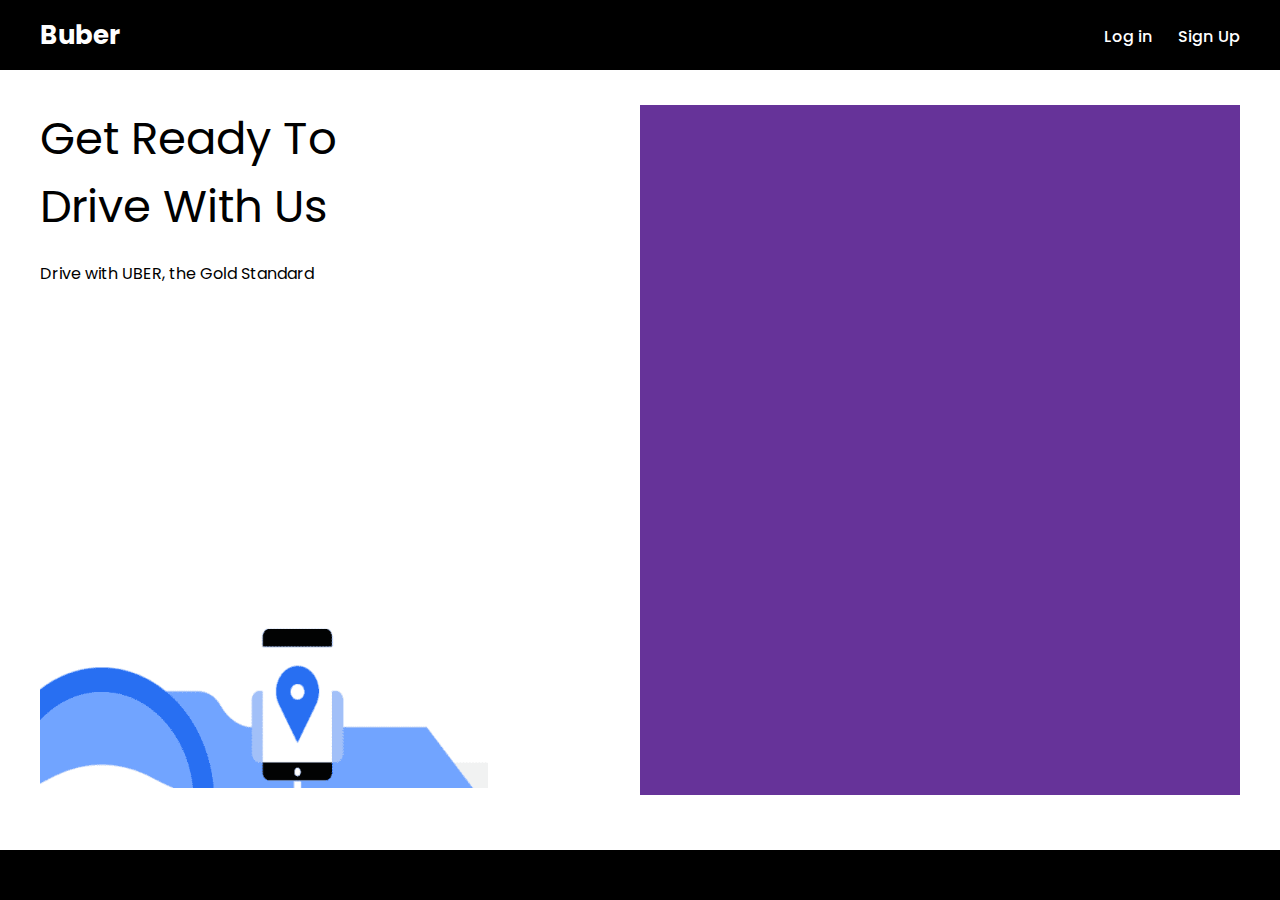
<file: map/index.html>
<!DOCTYPE html>

<head>
  <meta charset="utf-8">
  <!-- <meta http-equiv="X-UA-Compatible" content="IE=edge"> -->
  <meta name="viewport" content="width=device-width, initial-scale=1">
  <meta name="description" content="Website description (+ SEO)">
  <meta name="keywords" content="Website keywords (+ SEO)" lang="en">
  <meta name="author" content="Yuval">
  <title>Java </title>
  <link rel="stylesheet" href="assets/style/index.css" media="all">
  <link rel="stylesheet" href="https://c]dnjs.cloudflare.com/ajax/libs/font-awesome/5.9.0/css/all.min.css">
  <link rel="preconnect" href="https://fonts.googleapis.com" />
  <link rel="preconnect" href="https://fonts.gstatic.com" crossorigin />
  <link href="https://fonts.googleapis.com/css2?family=Poppins:wght@300;400;500;700&display=swap" rel="stylesheet" />
  <title>Page Title</title>

  <link href="https://api.mapbox.com/mapbox-gl-js/v2.7.0/mapbox-gl.css" rel="stylesheet">
  <script src="https://api.mapbox.com/mapbox-gl-js/v2.7.0/mapbox-gl.js"></script>
  <script
    src="https://api.mapbox.com/mapbox-gl-js/plugins/mapbox-gl-geocoder/v5.0.0/mapbox-gl-geocoder.min.js"></script>
  <link rel="stylesheet"
    href="https://api.mapbox.com/mapbox-gl-js/plugins/mapbox-gl-geocoder/v5.0.0/mapbox-gl-geocoder.css" type="text/css">
  <script src="assets/scripts/index.js" defer></script>
</head>

<body>
  <div class="overlay">
    <div class="container">
      <header>
        <div class="websitetitle">
          <h1>Buber</h1>
        </div>

        <nav>
          <ul>
            <li><a>Log in</a></li>
            <li><a>Sign Up</a></li>
          </ul>
        </nav>
      </header>
    </div>
  </div>

  <main>

    <div class="container">
      <div class="row">
        <div class="col2-1">
          <div>
            <h2>Get Ready To </h2>
            <h2>Drive With Us </h2>

            <p>Drive with UBER, the Gold Standard</p>
          </div>
          <div>
            <img src="assets/img/uber-icon.PNG">
          </div>
        </div>

          <div class="col2">
            <div class="map-container ">
              <div id="map" class="map">

              </div>

            </div>
          </div>
        </div>
      </div>

  </main>

  <footer>

  </footer>


  <noscript>
    <p>This page requires a JAvaScript-enabled browser</p>
  </noscript>

</body>

</html>
</file>
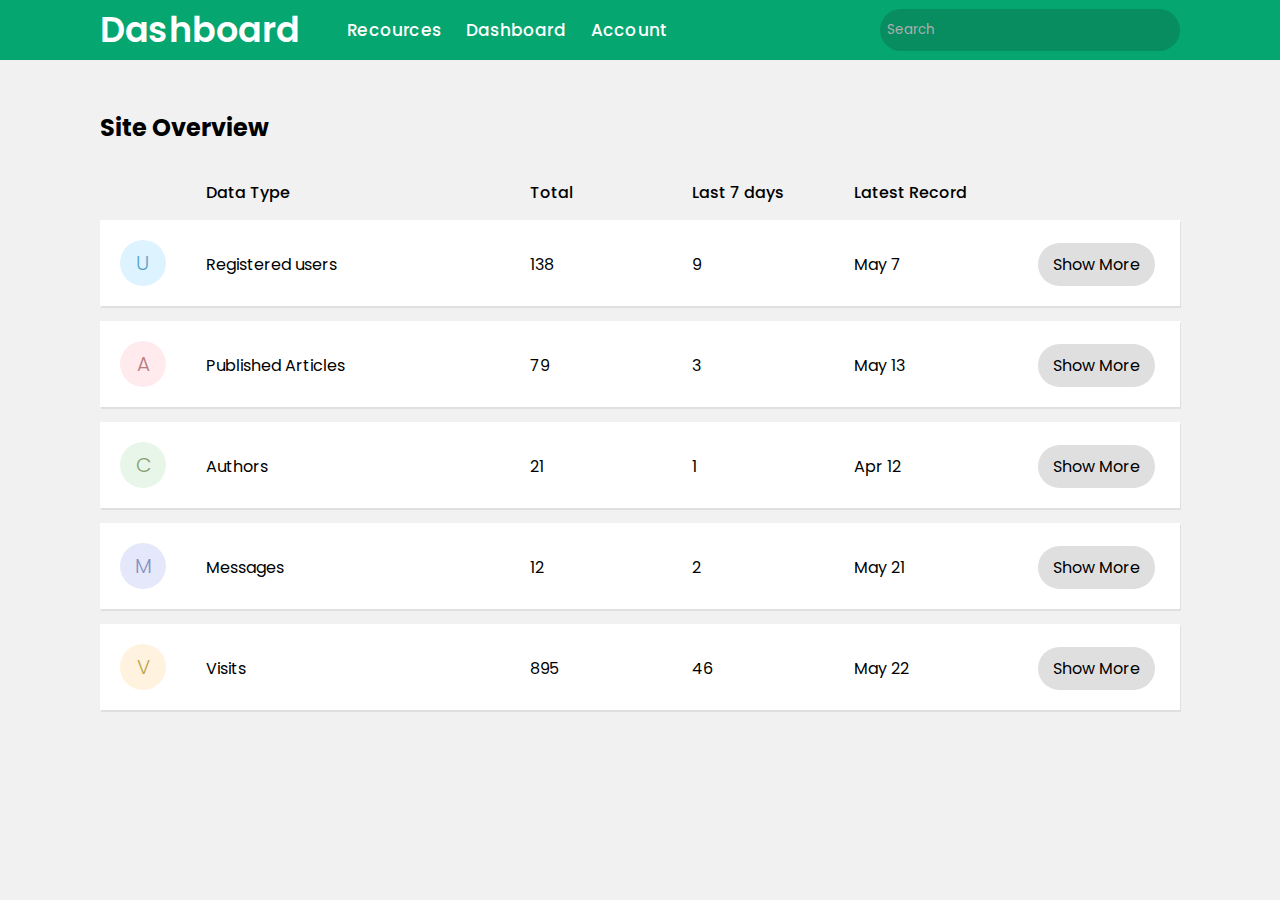
<file: Taubes_Yuval_assignment_5/index.html>
<!DOCTYPE html>

<head>
    <meta charset="utf-8" />
    <!-- <meta http-equiv="X-UA-Compatible" content="IE=edge"> -->
    <meta name="viewport" content="widtd=device-widtd, initial-scale=1" />
    <meta name="description" content="Website description (+ SEO)" />
    <meta name="keywords" content="Website keywords (+ SEO)" lang="en" />
    <meta name="autdor" content="Yuval Taubes" />

    <title>Assignment 5 Tables</title>

    <link rel="stylesheet" href="assets/style/index.css" media="all" />
    <link rel="preconnect" href="https://fonts.googleapis.com" />
    <link rel="preconnect" href="https://fonts.gstatic.com" crossorigin />
    <link href="https://fonts.googleapis.com/css2?family=Poppins:wght@300;400;500;700&display=swap" rel="stylesheet" />
    <link rel="stylesheet" href="https://cdnjs.cloudflare.com/ajax/libs/font-awesome/5.9.0/css/all.min.css">

</head>

<body>
    <div class="wrapper">
        <header>
            <div class="container">
                <div class="title">
                    <h1>Dashboard</h1>
                </div>
                <nav>
                    <ul>
                        <li><a href="#" target="_blank"> Recources</a></li>
                        <li><a href="#" target="_blank"> Dashboard</a></li>
                        <li><a href="#" target="_blank"> Account</a></li>
                    </ul>
                </nav>
                <div class="searchbar">
                    <form method="POST" action="#" name="searchbar">
                        <input type="text" name="search" placeholder="Search" required>
                    </form>
                </div>
            </div>
        </header>

        <div class="container">
            <div class="textholder">
                <h2> Site Overview</h2>
            </div>
            <table>
                <tr>
                    <th></th>
                    <th>Data Type</th>
                    <th>Total</th>
                    <th>Last 7 days</th>
                    <th>Latest Record</th>
                    <th></th>
                </tr>
                <tr>
                    <td><div class="letter1">U</div></td>
                    <td>Registered users</td>
                    <td>138</td>
                    <td>9</td>
                    <td>May 7</td>
                    <td><a>Show More</a></td>
                </tr>
                <tr>
                    <td><div class="letter2">A</div></td>
                    <td>Published Articles</td>
                    <td>79</td>
                    <td>3</td>
                    <td>May 13</td>
                    <td><a>Show More</a></td>
                </tr>
                <tr>
                    <td><div class="letter3">C</div></td>
                    <td>Authors</td>
                    <td>21</td>
                    <td>1</td>
                    <td>Apr 12</td>
                    <td><a>Show More</a></td>
                </tr>
                <tr>
                    <td><div class="letter4">M</div></td>
                    <td>Messages</td>
                    <td>12</td>
                    <td>2</td>
                    <td>May 21</td>
                    <td><a>Show More</a></td>
                </tr>
                <tr>
                    <td ><div class="letter5">V</div></td>
                    <td>Visits</td>
                    <td>895</td>
                    <td>46</td>
                    <td>May 22</td>
                    <td><a>Show More</a></td>
                </tr>

            </table>
        </div>
        <!-- wrapper div -->
    </div>
</body>

</html>
</file>
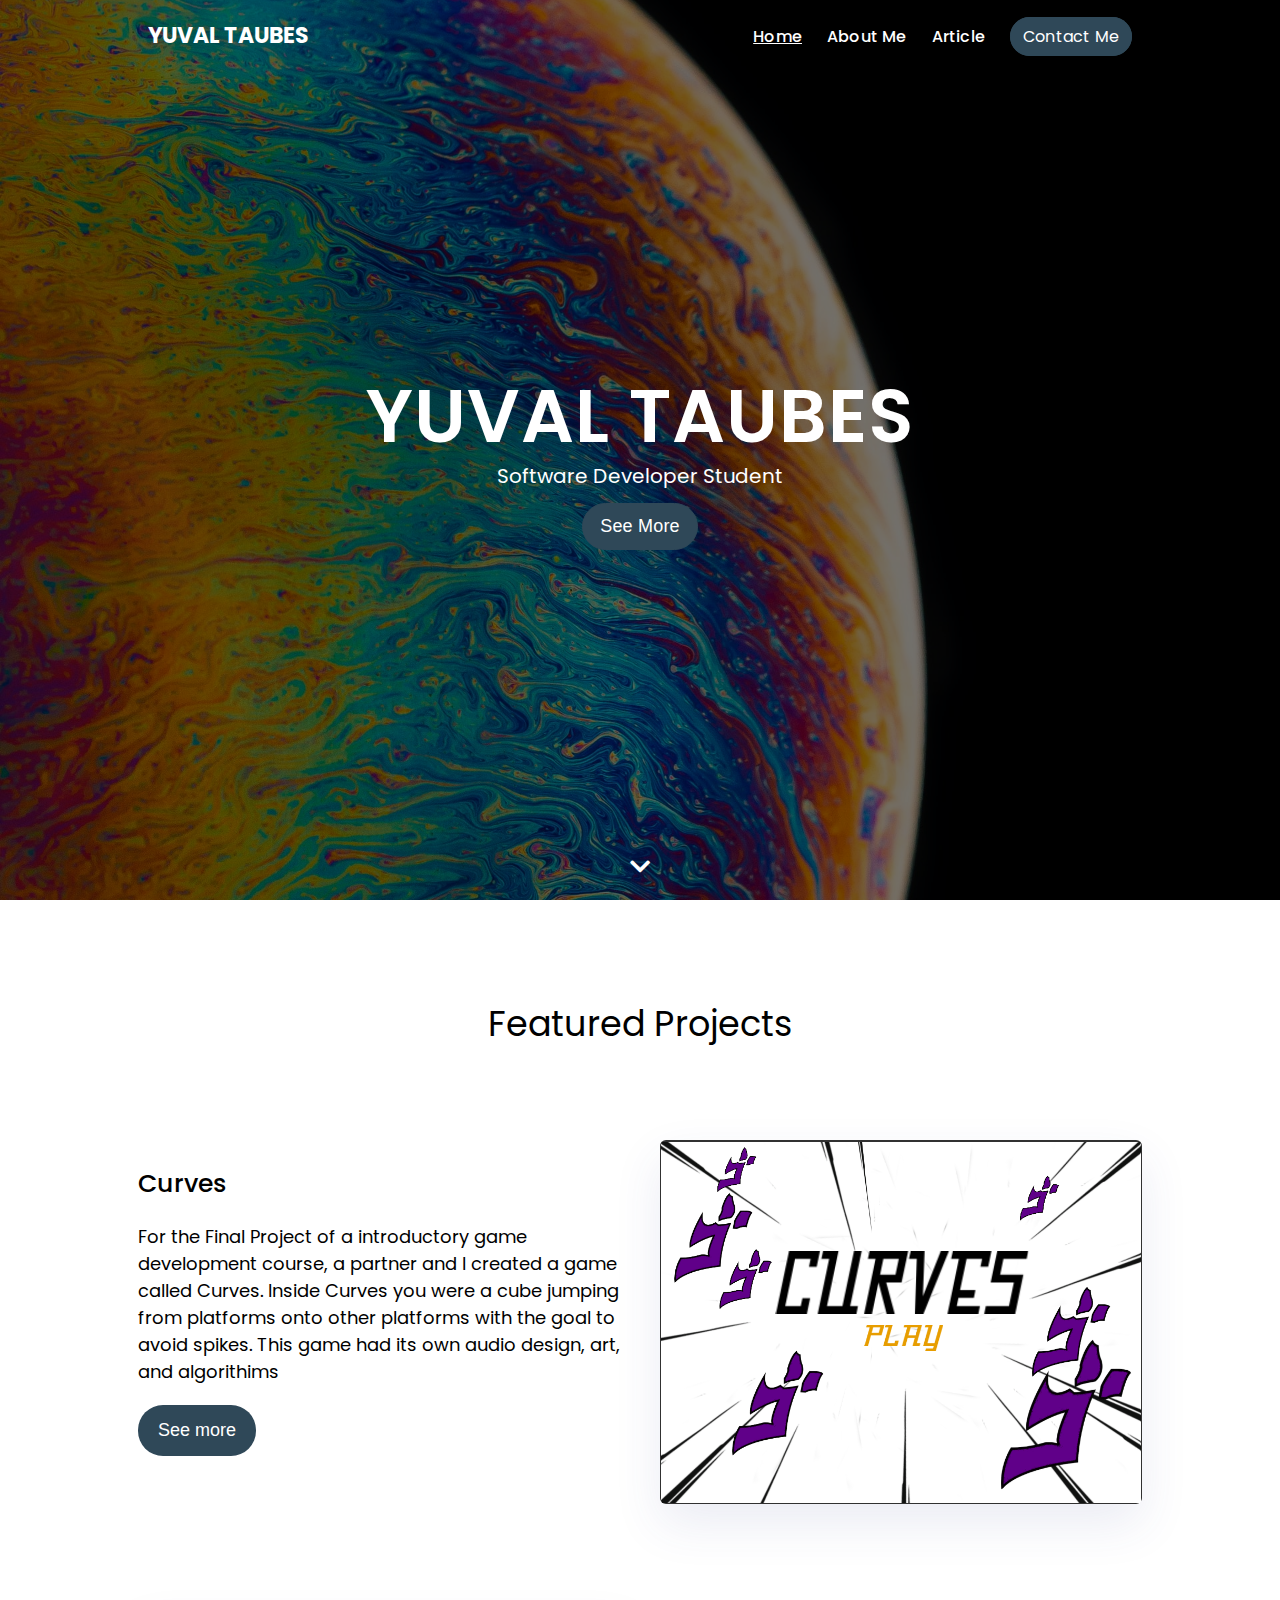
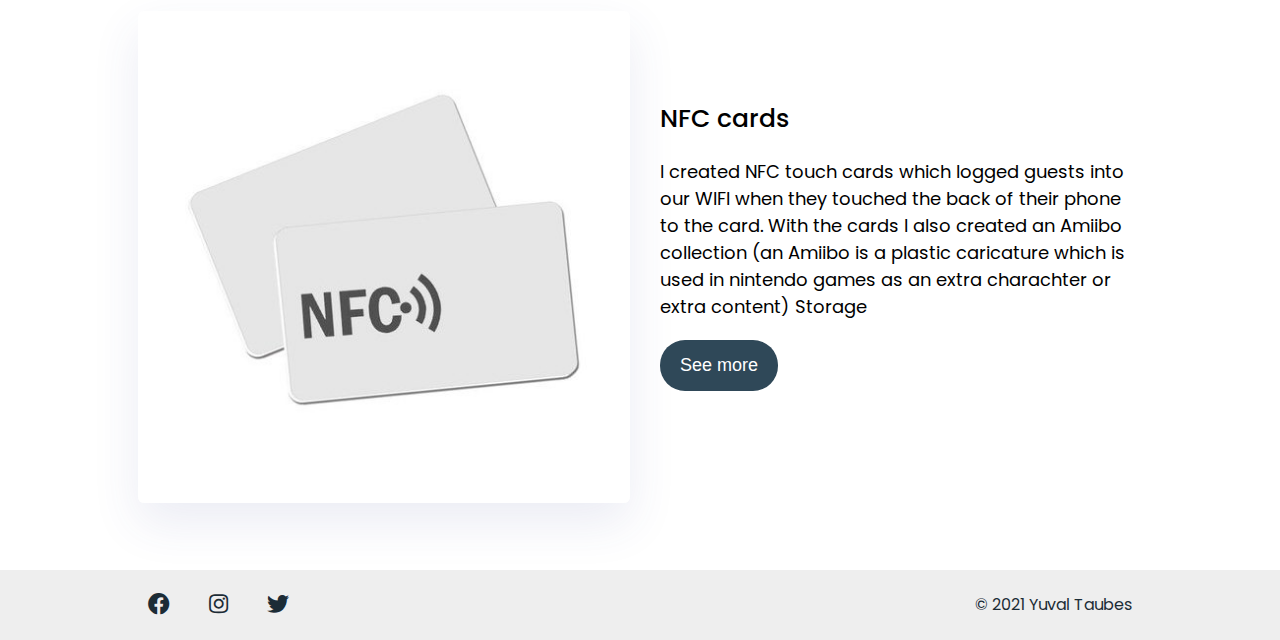
<file: Taubes_Yuval_Finalproject/index.html>
<!DOCTYPE html>

<head>
  <meta charset="utf-8" />
  <!-- <meta http-equiv="X-UA-Compatible" content="IE=edge"> -->
  <meta name="viewport" content="width=device-width, initial-scale=1" />
  <meta name="description" content="Yuval Taubes portfolio" />
  <meta name="keywords" content="Web developer portfolio Yuval Taubes HTML CSS" lang="en" />
  <meta name="author" content="Yuval Taubes" />
  <meta name="robots" content="index, follow" />

  <title>Home</title>

  <link rel="shortcut icon" href="assets/img/Uppercase_letter_Y.png" type="image/x-icon" />
  <link rel="stylesheet" href="assets/style/index.css" media="all" />
  <link rel="preconnect" href="https://fonts.googleapis.com" />
  <link rel="preconnect" href="https://fonts.gstatic.com" crossorigin />
  <link href="https://fonts.googleapis.com/css2?family=Poppins:wght@300;400;500;700&display=swap" rel="stylesheet" />
  <link rel="stylesheet" href="https://cdnjs.cloudflare.com/ajax/libs/font-awesome/5.9.0/css/all.min.css">

</head>

<body>
  <div class="wrapper">

    <div class="overlay">
      <div class="container">
        <header>
          <div class="websitetitle">
            <h1>YUVAL TAUBES</h1>
          </div>
          <nav>
            <ul>
              <li><a href="index.html" class="active"> Home</a></li>
              <li><a href="about-me.html"> About Me</a></li>
              <li><a href="article.html"> Article</a></li>
              <li><a href="contact-me.html" class="contact-me"> Contact Me</a></li>
            </ul>
          </nav>

          <div class="mobile-nav">
            <p><i class=" fas fa-bars" title="Menu"></i></p>
          </div>
        </header>
      </div>

      <div class="container herobanner">
        <div class="herotext">
          <h2>YUVAL TAUBES</h2>
          <h3>Software Developer Student</h3>
          <button>See More</button>
        </div>
      </div>

      <div class="container herofooter">
        <ul>
          <li><a target="_blank"> <i class="icon-anim fas fa-chevron-down"></i></a></li>
        </ul>
      </div>

      <!-- overlay -->
    </div>

    <div class="headingtext">
      <h2> Featured Projects</h2>
    </div>
    <section>
      <div class="row-container row">
        <div class="col col-md-6 col-lg-3">
          <div class="col-content">
            <div class="content">
              <h3>Curves</h3>
              <p>For the Final Project of a introductory game development course,
                a partner and I created a game called Curves. Inside Curves
                you were a cube jumping from platforms onto other platforms with the goal to
                avoid spikes.
                This game had its own audio design, art, and algorithims </p>
              <button>See more</button>
            </div>
          </div>
        </div>

        <div class="col col-md-6 col-lg-3">
          <div class="col-content">
            <div class="content">
              <img src="assets/img/Curves.png">
            </div>
          </div>
        </div>
      </div>
    </section>

    <section>
      <div class="row-container row row-reverse">
        <div class="col col-md-6 col-lg-3">
          <div class="col-content">
            <div class="content">
              <img src="assets/img/NFC-cards.jpg">
            </div>
          </div>
        </div>

        <div class="col col-md-6 col-lg-3">
          <div class="col-content">
            <div class="content">
              <h3>NFC cards</h3>
              <p>I created NFC touch cards which logged guests into our
                WIFI when they touched the back of their phone to the card.
                With the cards I also created an Amiibo collection
                (an Amiibo is a plastic caricature which is used in
                nintendo games as an extra charachter or extra content) Storage </p>
              <button>See more</button>
            </div>
          </div>
        </div>
      </div>
    </section>



    <footer>
      <div class="footer container">
        <ul>
          <li><a href="#" target="_blank"> <i class="fab fa-facebook"></i></a></li>
          <li><a href="#" target="_blank"><i class="fab fa-instagram"></i></a></li>
          <li><a href="#" target="_blank"> <i class="fab fa-twitter"></i></a></li>
        </ul>
        <p class="copyrighttext">&copy; 2021 Yuval Taubes</p>
      </div>
    </footer>

    <!-- wrapper div -->
  </div>
</body>

</html>
</file>
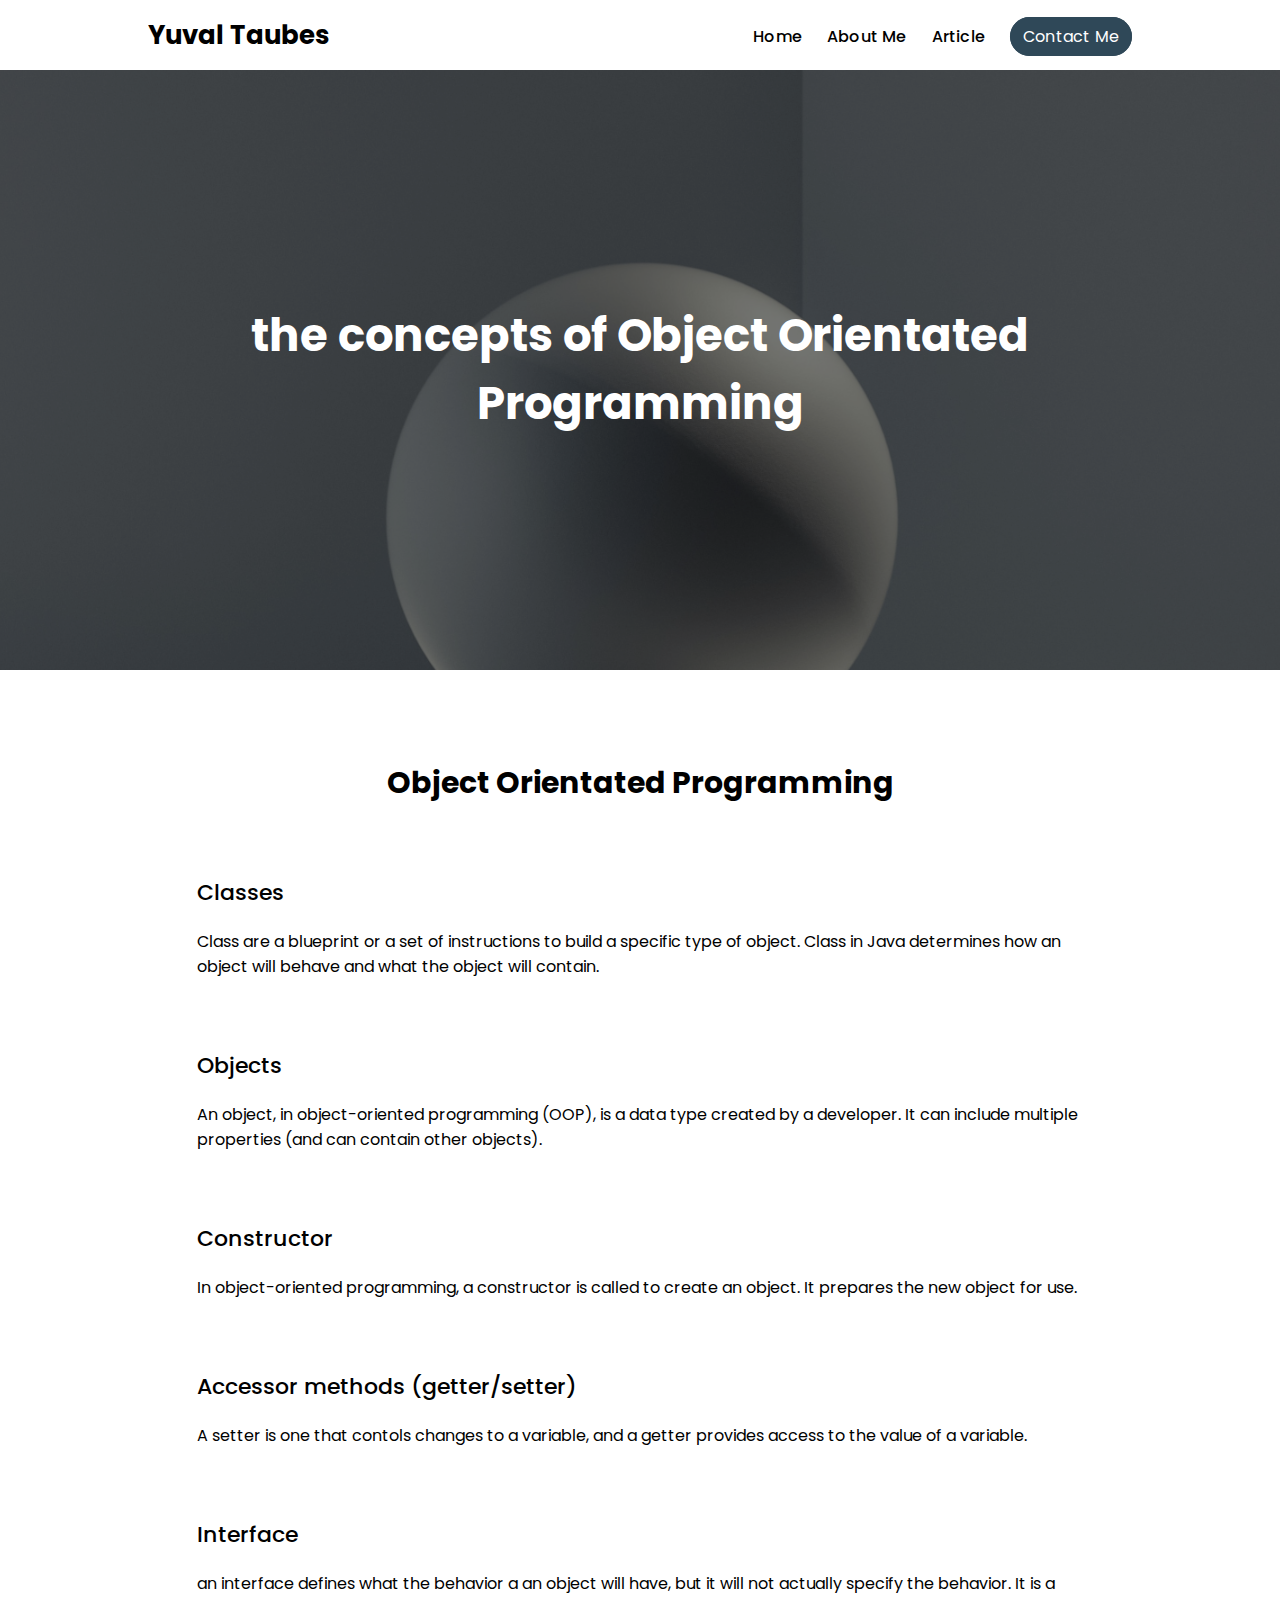
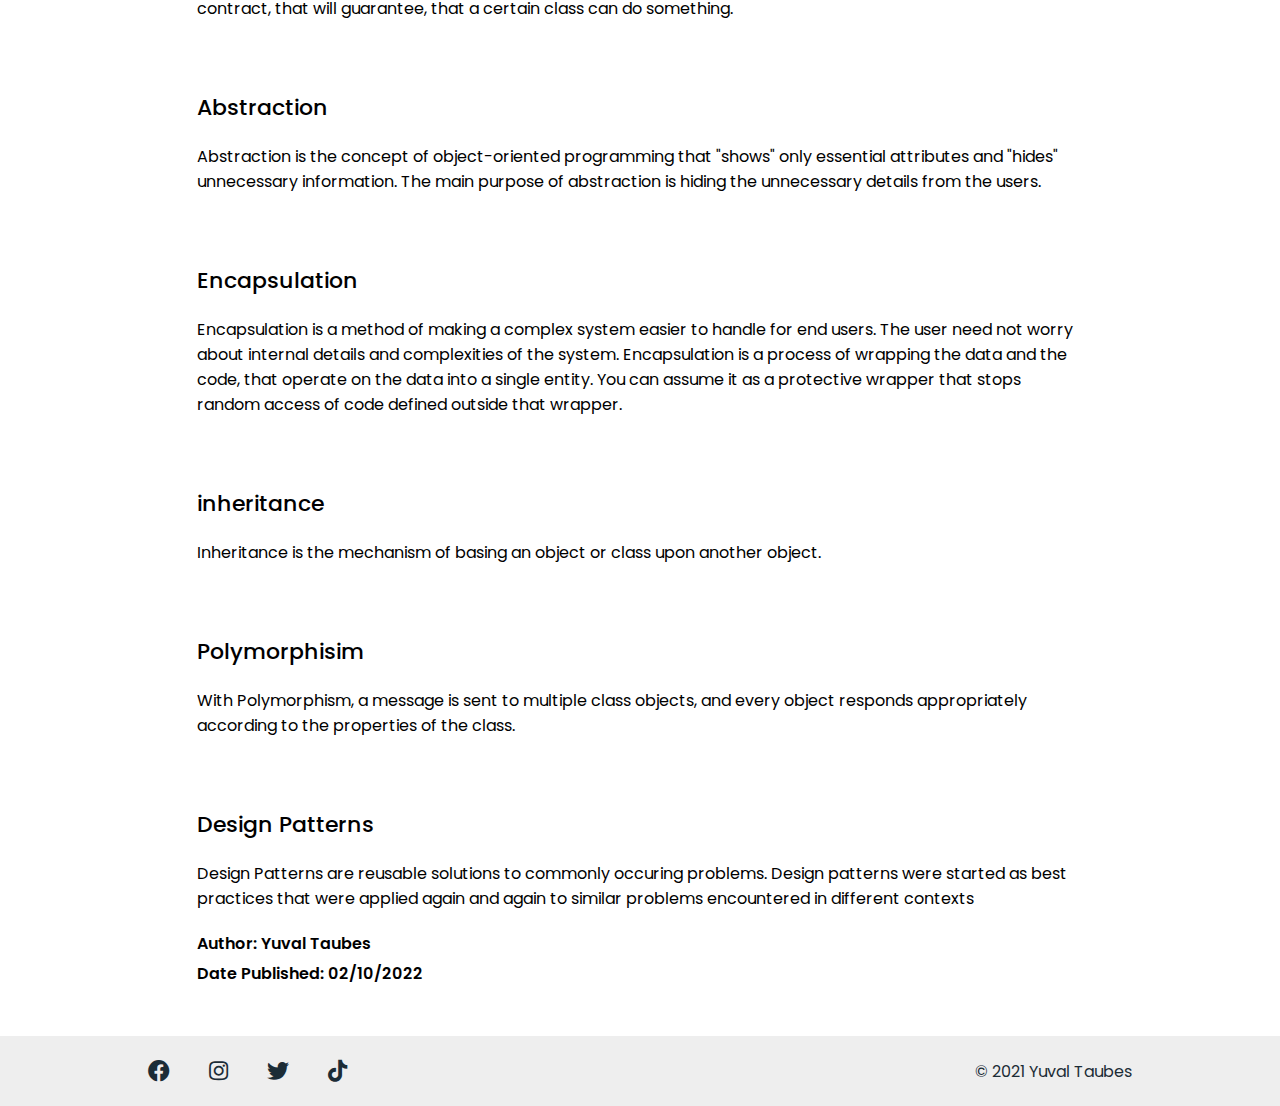
<file: Webpage/index.html>
<!DOCTYPE html>

<head>
    <meta charset="utf-8" />
    <!-- <meta http-equiv="X-UA-Compatible" content="IE=edge"> -->
    <meta name="viewport" content="width=device-width, initial-scale=1" />
    <meta name="description" content="Yuval Taubes portfolio" />
    <meta name="keywords" content="Web developer portfolio Yuval Taubes HTML CSS" lang="en" />
    <meta name="author" content="Yuval Taubes" />
    <meta name="robots" content="index, follow" />

    <title>Articles</title>

    <link rel="stylesheet" href="assets/style/index.css" media="all" />
    <link rel="preconnect" href="https://fonts.googleapis.com" />
    <link rel="preconnect" href="https://fonts.gstatic.com" crossorigin />
    <link href="https://fonts.googleapis.com/css2?family=Poppins:wght@300;400;500;700&display=swap" rel="stylesheet" />
    <link rel="stylesheet" href="https://cdnjs.cloudflare.com/ajax/libs/font-awesome/5.9.0/css/all.min.css">

    <style>
    </style>
</head>

<body>
    <div class="wrapper">

        <div class="container">
            <header>
                <div class="websitetitle">
                    <h1>Yuval Taubes</h1>
                </div>
                <nav>
                    <ul>
                        <li><a href="index.html"> Home</a></li>
                        <li><a href="about-me.html"> About Me</a></li>
                        <li><a href="article.html"> Article</a></li>
                        <li><a href="contact-me.html" class="contact-me"> Contact Me</a></li>
                    </ul>

                </nav>

                <div class="mobile-nav">
                    <p><i class="fas fa-bars" title="Menu"></i></p>
                </div>
            </header>
        </div>

        <div class="headerbanner ">
            <div class="overlay">
                <div class="container">
                    <div class="headertext">
                        <h2>the concepts of Object Orientated Programming</h2>
                    </div>
                </div>
            </div>
        </div>

        <div class="container">
            <div class="text-align">
                <h2>Object Orientated Programming</h2>
                <h4>Classes</h4>
                <p> 
                    Class are a blueprint or a set of instructions to build a specific type of object. Class in Java determines how an object will behave
                    and what the object will contain. 
                </p>
                <h4>Objects</h4>
                <p> An object, in object-oriented programming (OOP), is a data type created by a developer. 
                    It can include multiple properties (and can contain other objects). 
                </p>
                <h4>Constructor</h4>
                <p>In object-oriented programming, a constructor is called to create an object.
                     It prepares the new object for use. </p>

                     <h4>Accessor methods (getter/setter)</h4>
                     <p>A setter is one that contols changes to a variable, and a getter provides access to the value of a variable.</p>

                <h4> Interface </h4>
                <p>
                    an interface defines what the behavior a an object will have, but it will not actually specify the behavior. It is a contract, that will guarantee, 
                    that a certain class can do something.
                </p>
                <h4> Abstraction </h4>
                <p>
                    Abstraction is the concept of object-oriented programming that "shows" only essential attributes and "hides" unnecessary information.
                     The main purpose of abstraction is hiding the unnecessary details from the users.
                </p>
                <h4> Encapsulation </h4>
                <p>
                    Encapsulation is a method of making a complex system easier to handle for end users. The user need not worry about internal details
                     and complexities of the system. Encapsulation is a process of wrapping the data and the code, that operate on the data into a single entity.
                      You can assume it as a protective wrapper that stops random access of code defined outside that wrapper.                
                </p>
                <h4>  inheritance</h4>
                <p>
                    Inheritance is the mechanism of basing an object or class upon another object.
                </p>
                    <h4> Polymorphisim</h4>
                <p>
                    With Polymorphism, a message is sent to multiple class objects, and every object responds appropriately according to the properties of the class. 
                </p>
                <h4> Design Patterns</h4>
                <p>
                    Design Patterns are reusable solutions to commonly occuring problems. Design patterns were started as best practices that were applied again
                     and again to similar problems encountered in different contexts
                </p>
                <div class="authors-note">
                    <p>Author: Yuval Taubes</p>
                    <p>Date Published: 02/10/2022</p>
                </div>
            </div>
        </div>


        <footer>
            <div class="footer container">
                <ul>
                    <li><a href="#" target="_blank"> <i class="fab fa-facebook"></i></a></li>
                    <li><a href="#" target="_blank"><i class="fab fa-instagram"></i></a></li>
                    <li><a href="#" target="_blank"> <i class="fab fa-twitter"></i></a></li>
                    <li><a href="#" target="_blank"> <i class="fab fa-tiktok"></i></a></li>
                </ul>
                <p class="copyrighttext">&copy; 2021 Yuval Taubes</p>
            </div>
        </footer>



        <!-- wrapper div -->
    </div>
</body>

</html>
</file>
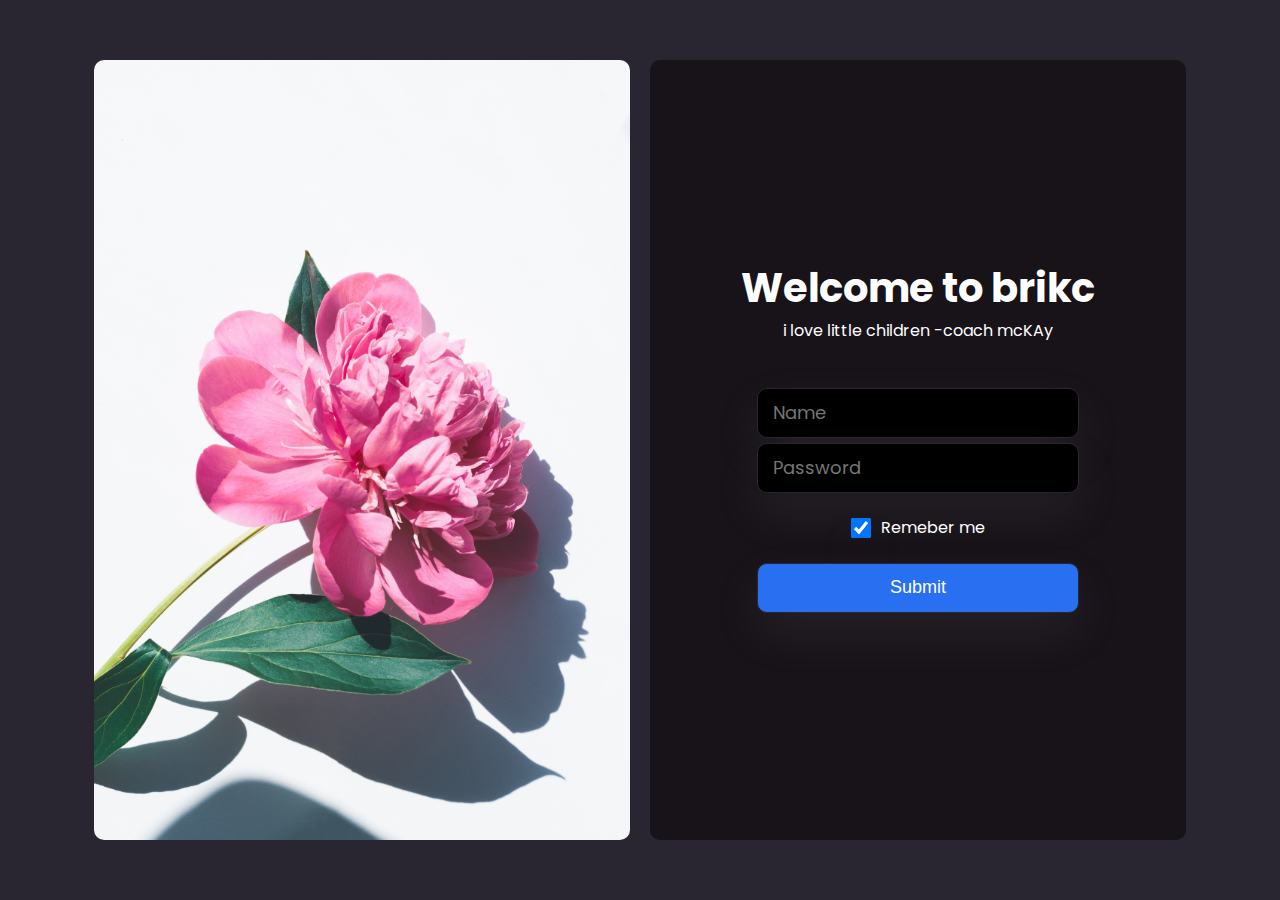
<file: fetch-api/finalproject/index.html>
<!DOCTYPE html>

<head>
    <meta charset="utf-8" />
    <!-- <meta http-equiv="X-UA-Compatible" content="IE=edge"> -->
    <meta name="viewport" content="width=device-width, initial-scale=1" />
    <meta name="description" content="Yuval Taubes portfolio" />
    <meta name="keywords" content="Web developer portfolio Yuval Taubes HTML CSS" lang="en" />
    <meta name="author" content="Yuval Taubes" />
    <meta name="robots" content="index, follow" />

    <title>Articles</title>


    <link rel="stylesheet" href="assets/style/index.css" media="all" />
    <link rel="preconnect" href="https://fonts.googleapis.com" />
    <link rel="preconnect" href="https://fonts.gstatic.com" crossorigin />
    <link href="https://fonts.googleapis.com/css2?family=Poppins:wght@300;400;500;700&display=swap" rel="stylesheet" />
    <link rel="stylesheet" href="https://cdnjs.cloudflare.com/ajax/libs/font-awesome/5.9.0/css/all.min.css">
    <link rel="stylesheet" href="https://cdnjs.cloudflare.com/ajax/libs/font-awesome/6.0.0/css/all.min.css" integrity="sha512-9usAa10IRO0HhonpyAIVpjrylPvoDwiPUiKdWk5t3PyolY1cOd4DSE0Ga+ri4AuTroPR5aQvXU9xC6qOPnzFeg==" crossorigin="anonymous" referrerpolicy="no-referrer" />

    <script src="assets/scripts/signin.js" defer></script>

    <style>

    </style>
</head>

<body id="body">
    <div class="wrapper">




        <main>

                <div class="back-image">
                    <div class="container">
                    <div class="row">
                        <div class="col2 col2-img">
                            <img src="assets/img/flower.jpg">
                        </div>
                        <div class="col2">
                            <div>
                            <h2>Welcome to brikc</h2>
                            <p>i love little children -coach mcKAy</p>
                        </div>
                            <form>
                                <input type="text" placeholder="Name" id="username">
            
                                <input type="text" placeholder="Password" id="password">
                                <div>
                                    <input type="checkbox" name="remeberMe" checked = 'true'>
                                    <label for="vehicle3"> Remeber me</label>
                                </div>
                                    <button type="button" id="button">Submit</button>
                                    <div class="error-div">
                                        <p id="error"></p>
                                    </div>
                            </form>
                        </div>
                    </div>
                </div>
            </div>
        </main>

    </div>

    <noscript>
        <p>This page requires a JavaScript-enable browser</p>
    </noscript>
</body>

</html>
</file>
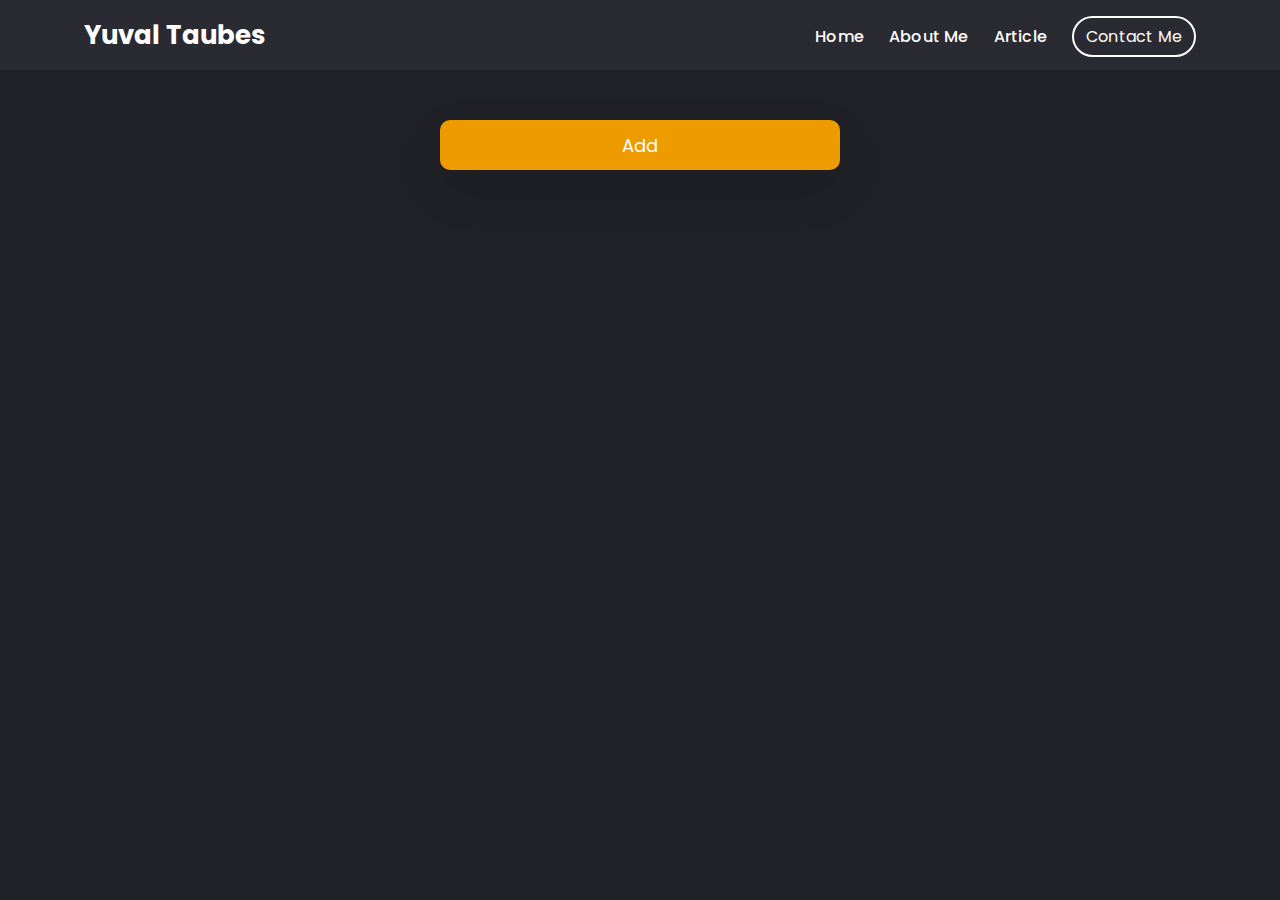
<file: fetch-api/assignments/assignment1/index.html>
<!DOCTYPE html>

<head>
    <meta charset="utf-8" />
    <!-- <meta http-equiv="X-UA-Compatible" content="IE=edge"> -->
    <meta name="viewport" content="width=device-width, initial-scale=1" />
    <meta name="description" content="Yuval Taubes portfolio" />
    <meta name="keywords" content="Web developer portfolio Yuval Taubes HTML CSS" lang="en" />
    <meta name="author" content="Yuval Taubes" />
    <meta name="robots" content="index, follow" />

    <title>Articles</title>


    <link rel="stylesheet" href="assets/style/index.css" media="all" />
    <link rel="preconnect" href="https://fonts.googleapis.com" />
    <link rel="preconnect" href="https://fonts.gstatic.com" crossorigin />
    <link href="https://fonts.googleapis.com/css2?family=Poppins:wght@300;400;500;700&display=swap" rel="stylesheet" />
    <link rel="stylesheet" href="https://cdnjs.cloudflare.com/ajax/libs/font-awesome/5.9.0/css/all.min.css">
    <link rel="stylesheet" href="https://cdnjs.cloudflare.com/ajax/libs/font-awesome/6.0.0/css/all.min.css" integrity="sha512-9usAa10IRO0HhonpyAIVpjrylPvoDwiPUiKdWk5t3PyolY1cOd4DSE0Ga+ri4AuTroPR5aQvXU9xC6qOPnzFeg==" crossorigin="anonymous" referrerpolicy="no-referrer" />

    <script src="assets/scripts/timer.js" defer></script>

</head>

<body id="body" class="oldGradient ">
    <div class="wrapper">

        <div class="overlay">
            <div class="container">
                <header>
                    <div class="websitetitle">
                        <h1>Yuval Taubes</h1>
                    </div>
                    <nav>
                        <ul>
                            <li><a href="index.html"> Home</a></li>
                            <li><a href="about-me.html"> About Me</a></li>
                            <li><a href="article.html"> Article</a></li>
                            <li><a href="contact-me.html" class="contact-me"> Contact Me</a></li>
                        </ul>

                    </nav>

                </header>
            </div>
        </div>



        <main>
            <div class="container">

                <div class="flexContainer">
                    <input type="button" id="button" class="button" value="Add">

                </div>
                <div class="validation">
                    <p id="error"></p>
                </div>
                <div class="grid-container" id="grid-container">

                </div>
        </main>

    </div>

    <noscript>
        <p>This page requires a JavaScript-enable browser</p>
    </noscript>
</body>

</html>
</file>
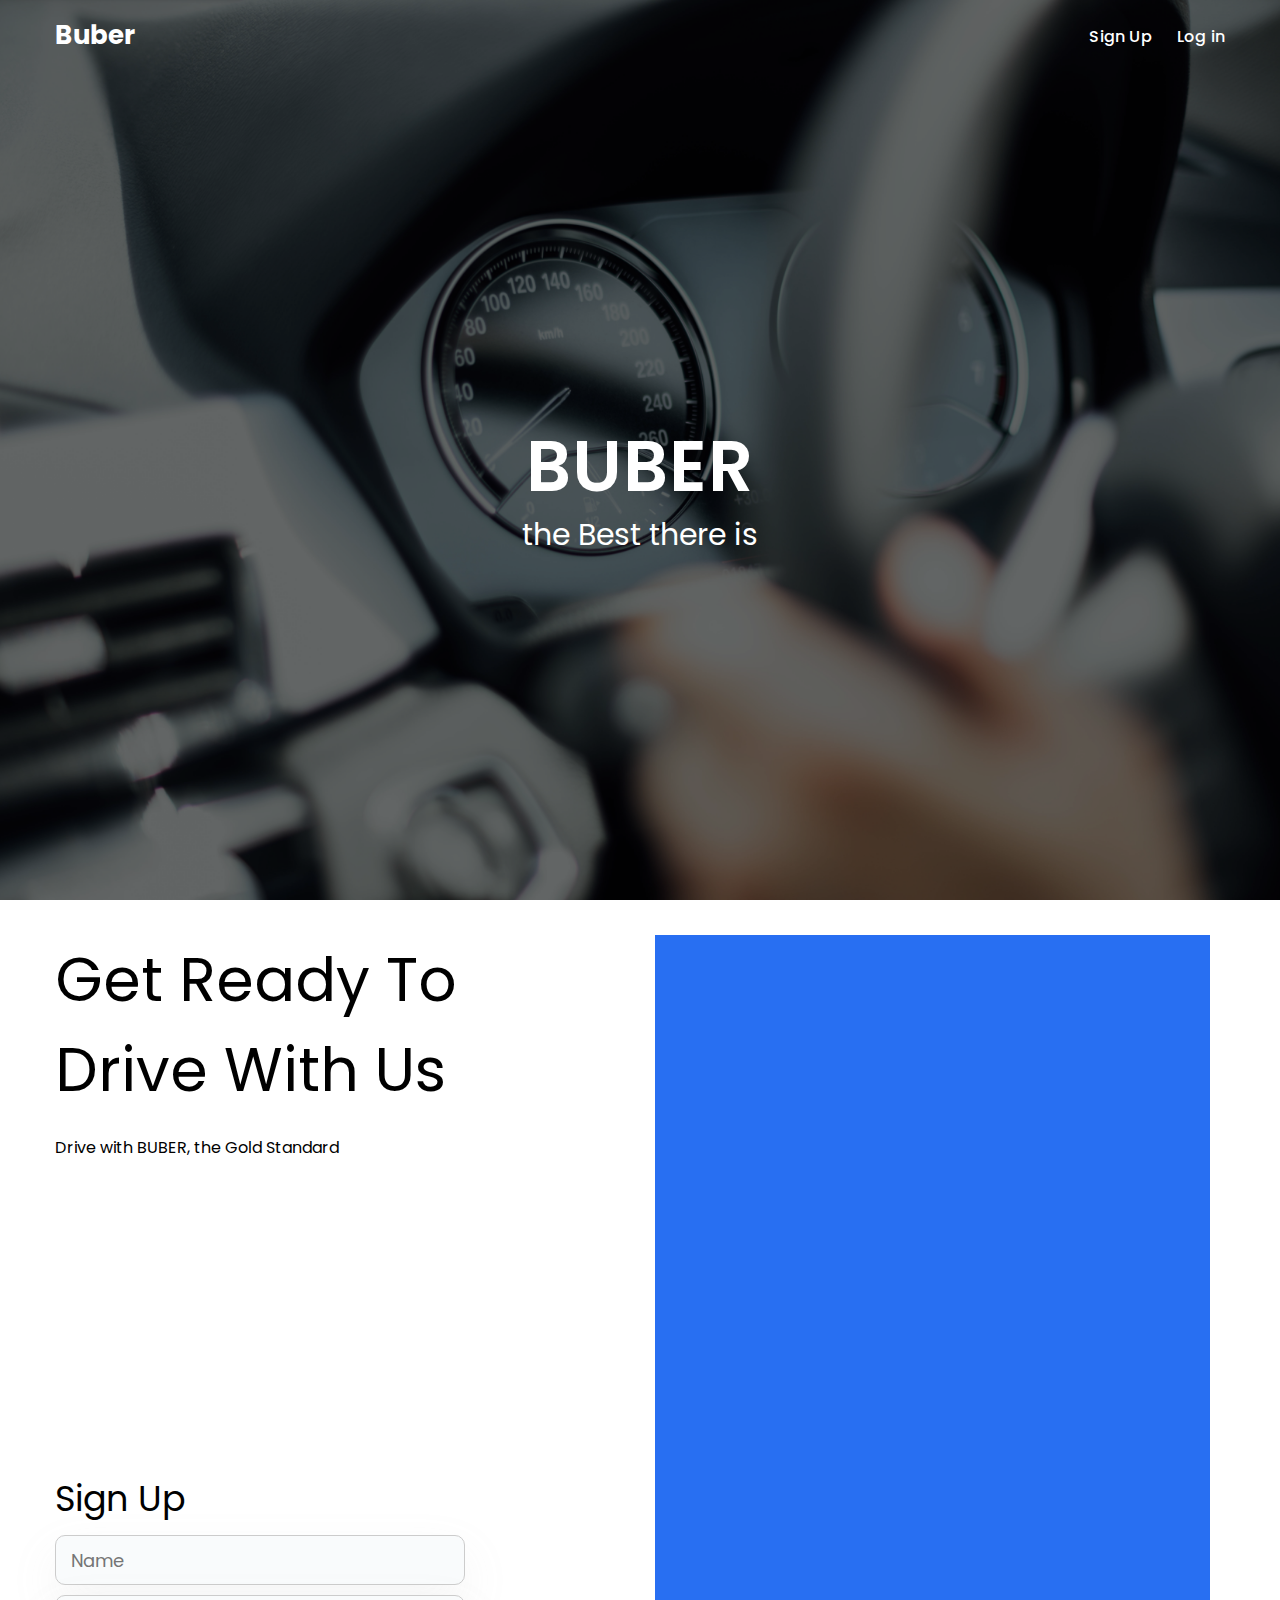
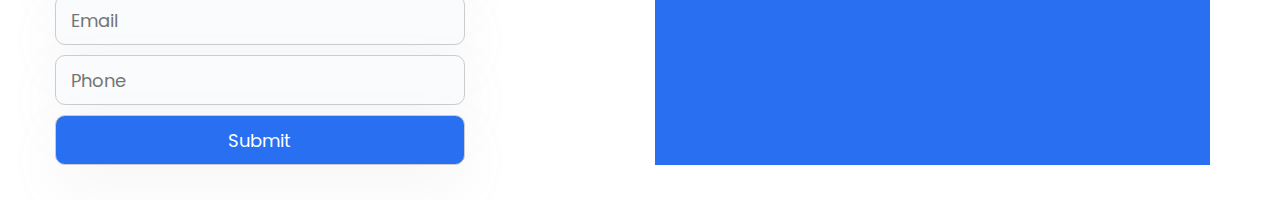
<file: fetch-api/assignments/TaubesYuval_GeolocationMap/index.html>
<!DOCTYPE html>

<head>
  <meta charset="utf-8">
  <!-- <meta http-equiv="X-UA-Compatible" content="IE=edge"> -->
  <meta name="viewport" content="width=device-width, initial-scale=1">
  <meta name="description" content="Website description (+ SEO)">
  <meta name="keywords" content="Website keywords (+ SEO)" lang="en">
  <meta name="author" content="Yuval">
  <title>Java </title>
  <link rel="stylesheet" href="assets/style/index.css" media="all">
  <link rel="stylesheet" href="https://c]dnjs.cloudflare.com/ajax/libs/font-awesome/5.9.0/css/all.min.css">
  <link rel="preconnect" href="https://fonts.googleapis.com" />
  <link rel="preconnect" href="https://fonts.gstatic.com" crossorigin />
  <link href="https://fonts.googleapis.com/css2?family=Poppins:wght@300;400;500;700&display=swap" rel="stylesheet" />
  <title>Page Title</title>

  <link href="https://api.mapbox.com/mapbox-gl-js/v2.7.0/mapbox-gl.css" rel="stylesheet">
  <script src="https://api.mapbox.com/mapbox-gl-js/v2.7.0/mapbox-gl.js"></script>
  <script
    src="https://api.mapbox.com/mapbox-gl-js/plugins/mapbox-gl-geocoder/v5.0.0/mapbox-gl-geocoder.min.js"></script>
  <link rel="stylesheet"
    href="https://api.mapbox.com/mapbox-gl-js/plugins/mapbox-gl-geocoder/v5.0.0/mapbox-gl-geocoder.css" type="text/css">
  <script src="assets/scripts/index.js" defer></script>
</head>

<body>
  <div class="wrapper">
  <div class="overlay">
    <div class="container">
      <header>
        <div class="websitetitle">
          <h1>Buber</h1>
        </div>
        <nav>
          <ul>
            <li><a href="index.html"> Sign Up</a></li>
            <li><a href="about-me.html"> Log in</a></li>

          </ul>
        </nav>

      </header>
    </div>

    <div class="container herobanner">
      <div class="herotext">
        <h2>BUBER</h2>
        <h3>the Best there is</h3>
      </div>
    </div>
  </div>


  <main>

    <div class="container">
      <div class="row">
        <div class="col2-1">
          <div>
            <h2>Get Ready To </h2>
            <h2>Drive With Us </h2>

            <p>Drive with BUBER, the Gold Standard</p>
          </div>
          <div>
            <form>
              <h2 class="signup">Sign Up</h2>
              <input type="text" placeholder="Name">
            
              <input type="text" placeholder="Email">
              <input type="text" placeholder="Phone">
              <input type="submit">
            </form>
          </div>
        </div>

          <div class="col2">
            <div class="map-container ">
              <div id="map" class="map">

              </div>

            </div>
          </div>
        </div>
      </div>

  </main>

  <footer>

  </footer>


  <noscript>
    <p>This page requires a JAvaScript-enabled browser</p>
  </noscript>
</div>
</body>

</html>
</file>
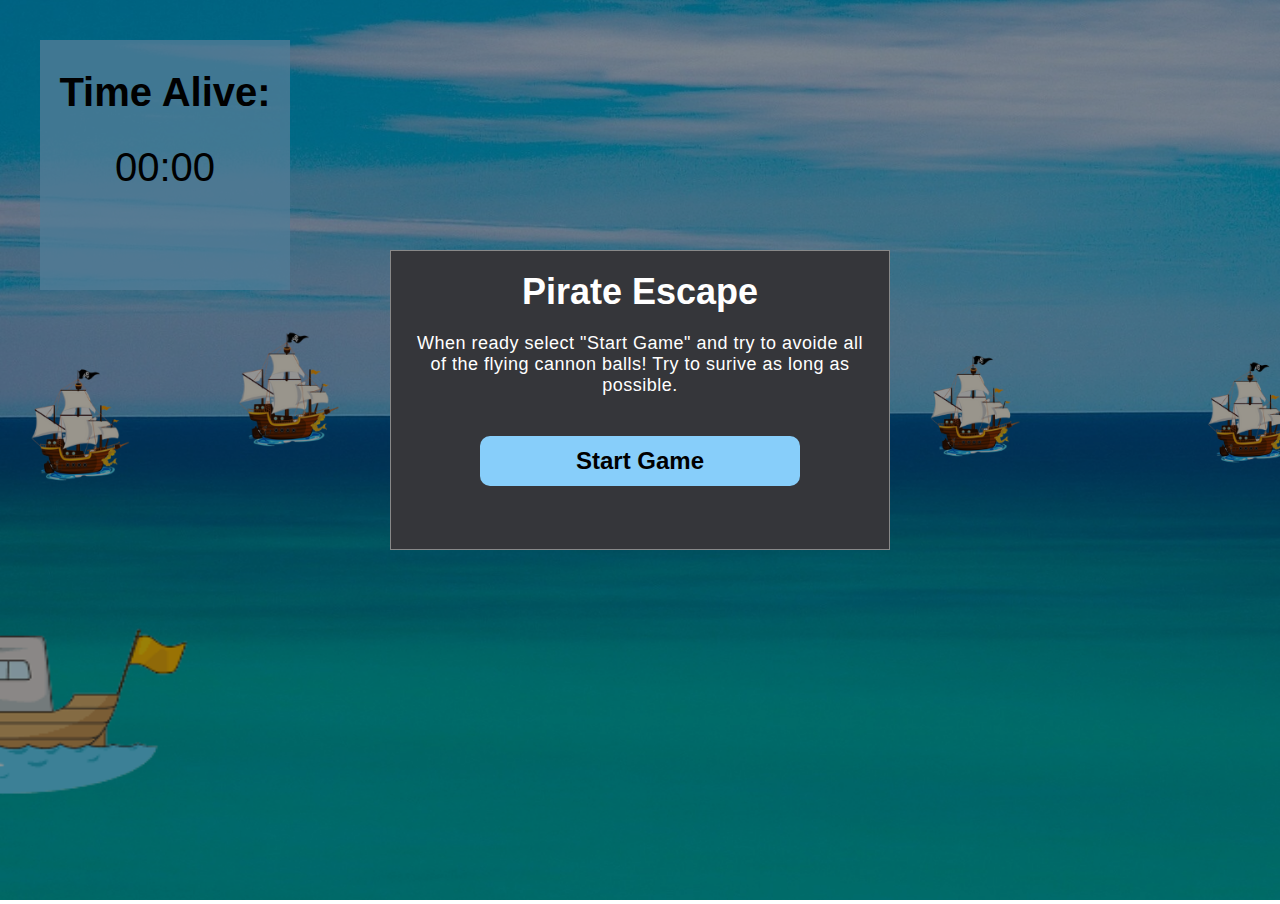
<file: game/1-game/upload to github/index.html>
<!DOCTYPE html>
<html lang="en">

<head>
    <meta charset="UTF-8">
    <meta http-equiv="X-UA-Compatible" content="IE-edge">
    <meta name="viewport" content="width=device-width, initial-scale=1.0">
    <meta name='author' content="Jack McMillan">
    <link rel="shortcut icon" href="#" type="image/x-icon">
    <link rel="stylesheet" href="assets/style/index.css">
    <script src="assets/js/index.js" defer></script>

    <title>Ship-Game</title>
</head>

<body>
    <div class="main-container">
        <div id="userShip">
            <img src="assets/media/user-ship.png">
        </div>
        <div class="score-center">
            <div class="score">
                <h1>Time Alive:</h1>
                <span id="score-text">00:00</span>
            </div>
        </div>
        <canvas id="canvas"></canvas>
        <div id="modal" class="modal">
            <div class="modal-content">
                <div class="game-info">
                    <h1>Pirate Escape</h1>
                    <p>When ready select "Start Game" and try to avoide all of the flying cannon balls! Try to surive as
                        long as possible.</p>
                </div>
                <div class="button-center">
                    <form id="form">
                        <input type="button" id="start-game" class="start-game" value="Start Game">
                    </form>
                </div>
            </div>
        </div>
        <div id="modal-2" class="modal-2">
            <div class="modal-content">
                <div class="game-info-2">
                    <h1>You Lost</h1>
                    <p>You lost :( you surived for <span id="survive-time"></span>, Good job! Select the button below to
                        play again.</p>
                </div>
                <div class="button-center">
                    <form id="form">
                        <input type="button" id="play-again" class="play-again" value="Play-Again">
                    </form>
                </div>
            </div>
        </div>
    </div>
</body>

</html>
</file>
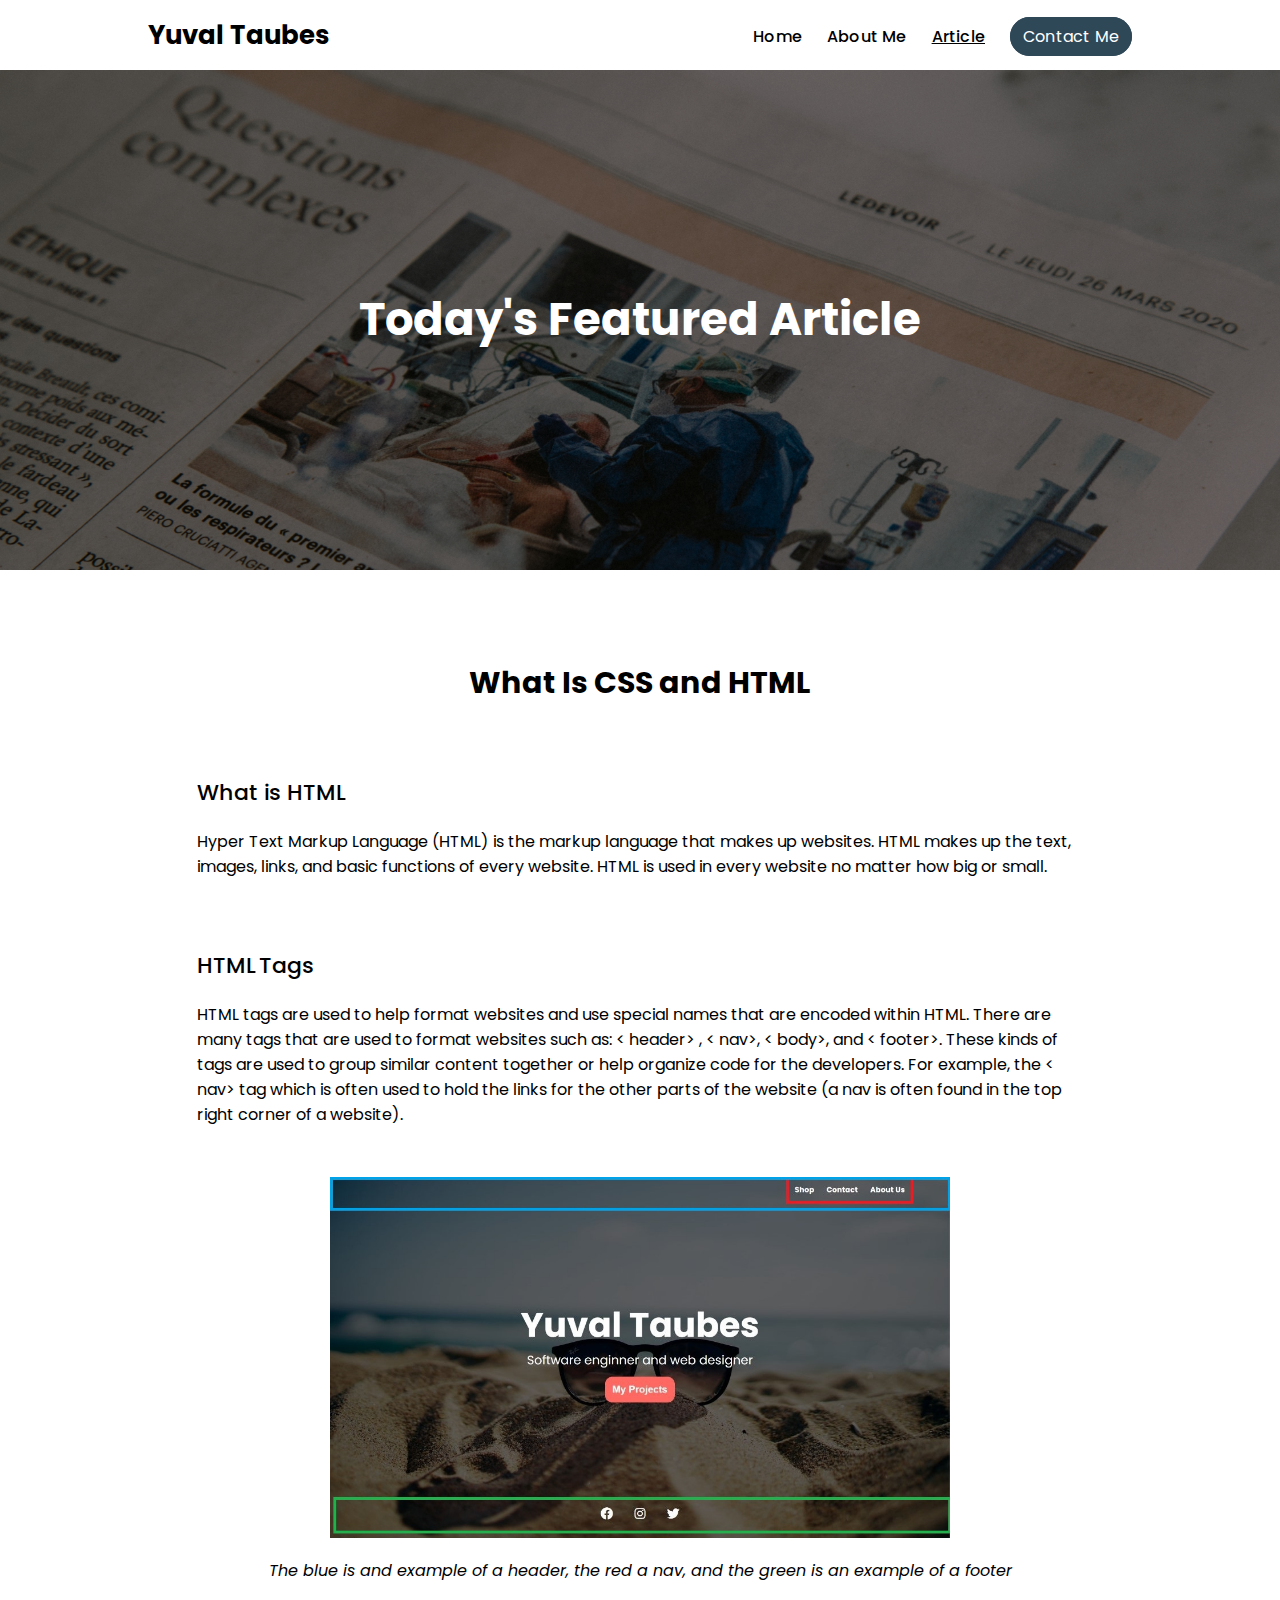
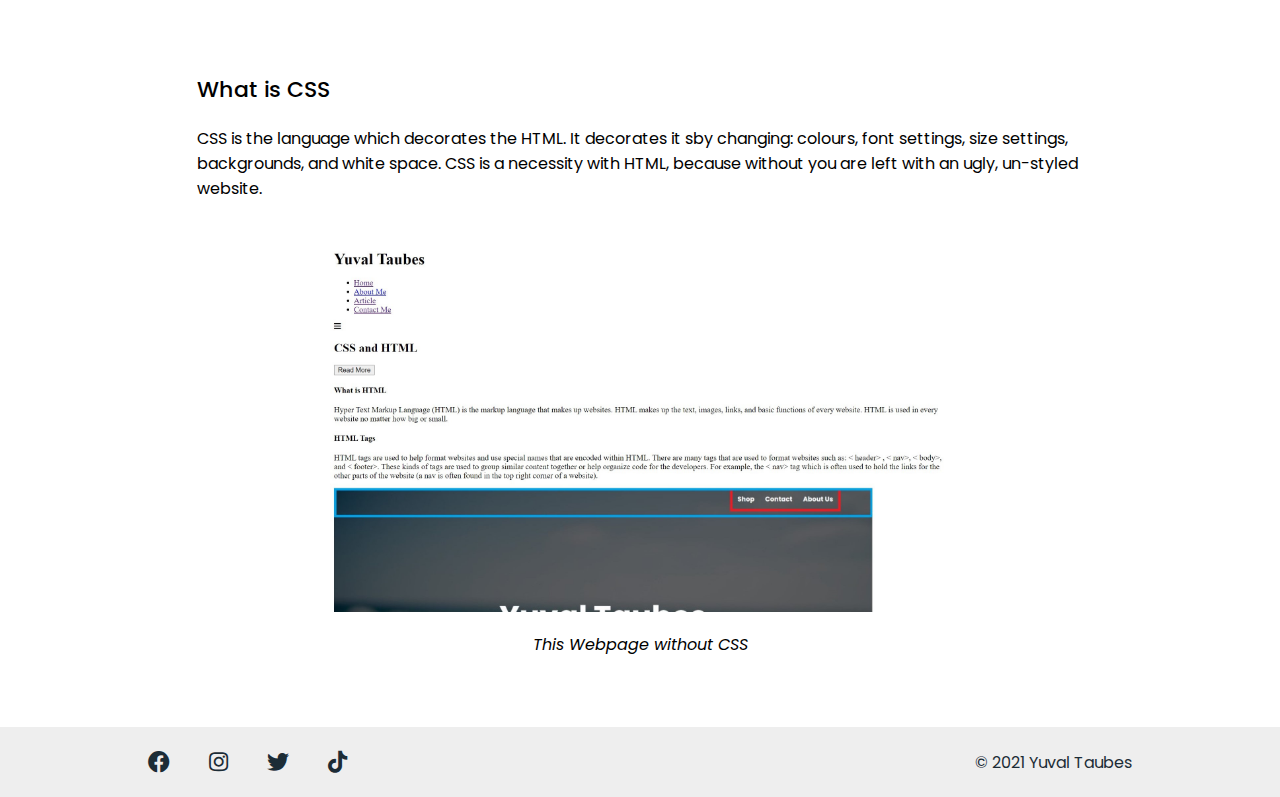
<file: Taubes_Yuval_Finalproject/article.html>
<!DOCTYPE html>

<head>
    <meta charset="utf-8" />
    <!-- <meta http-equiv="X-UA-Compatible" content="IE=edge"> -->
    <meta name="viewport" content="width=device-width, initial-scale=1" />
    <meta name="description" content="Yuval Taubes portfolio" />
    <meta name="keywords" content="Web developer portfolio Yuval Taubes HTML CSS" lang="en" />
    <meta name="author" content="Yuval Taubes" />
    <meta name="robots" content="index, follow" />

    <title>Articles</title>

    <link rel="shortcut icon" href="assets/img/Uppercase_letter_Y.png" type="image/x-icon" />
    <link rel="stylesheet" href="assets/style/article.css" media="all" />
    <link rel="preconnect" href="https://fonts.googleapis.com" />
    <link rel="preconnect" href="https://fonts.gstatic.com" crossorigin />
    <link href="https://fonts.googleapis.com/css2?family=Poppins:wght@300;400;500;700&display=swap" rel="stylesheet" />
    <link rel="stylesheet" href="https://cdnjs.cloudflare.com/ajax/libs/font-awesome/5.9.0/css/all.min.css">

</head>

<body>
    <div class="wrapper">

        <div class="container">
            <header>
                <div class="websitetitle">
                    <h1>Yuval Taubes</h1>
                </div>
                <nav>
                    <ul>
                        <li><a href="index.html"> Home</a></li>
                        <li><a href="about-me.html"> About Me</a></li>
                        <li><a href="article.html" class="active"> Article</a></li>
                        <li><a href="contact-me.html" class="contact-me"> Contact Me</a></li>
                    </ul>

                </nav>

                <div class="mobile-nav">
                    <p><i class="fas fa-bars" title="Menu"></i></p>
                </div>
            </header>
        </div>

        <div class="headerbanner ">
            <div class="overlay">
                <div class="container">
                    <div class="headertext">
                        <h2>Today's Featured Article</h2>
                    </div>
                </div>
            </div>
        </div>

        <div class="container">
            <div class="text-align">
                <h2>What Is CSS and HTML</h2>
                <h4> What is HTML </h4>
                <p> Hyper Text Markup Language (HTML) is the markup language
                    that makes up websites. HTML makes up the text, images,
                    links, and basic functions of every website. HTML
                    is used in every website no matter how big or small.</p>
                <h4>HTML Tags </h4>
                <p>HTML tags are used to help format websites and use special
                    names that are encoded within HTML. There are many tags
                    that are used to format websites such as:
                    < header></ header> , < nav></ nav>, < body></ body>, and
                    < footer></ footer>. These kinds of tags are used to group
                    similar content together or help organize code for the
                    developers. For example, the < nav> tag which is often
                        used to hold the links for the other parts of the
                        website (a nav is often found in the top right
                        corner of a website). </p>

                <div class="img-container">
                    <img src="assets/img/Nav-website-example.jpg">
                    <p>The blue is and example of a header, the red a nav, and the green is an example of a footer</p>
                </div>
                <h4> What is CSS </h4>
                <p>CSS is the language which decorates the HTML. It decorates it
                    sby changing: colours, font settings, size settings, backgrounds,
                    and white space. CSS is a necessity with HTML, because without
                    you are left with an ugly, un-styled website. </p>
                <div class="img-container">
                    <img src="assets/img/website-nocss.jpg">
                    <p>This Webpage without CSS</p>
                </div>
            </div>
        </div>


        <footer>
            <div class="footer container">
                <ul>
                    <li><a href="#" target="_blank"> <i class="fab fa-facebook"></i></a></li>
                    <li><a href="#" target="_blank"><i class="fab fa-instagram"></i></a></li>
                    <li><a href="#" target="_blank"> <i class="fab fa-twitter"></i></a></li>
                    <li><a href="#" target="_blank"> <i class="fab fa-tiktok"></i></a></li>
                </ul>
                <p class="copyrighttext">&copy; 2021 Yuval Taubes</p>
            </div>
        </footer>



        <!-- wrapper div -->
    </div>
</body>

</html>
</file>
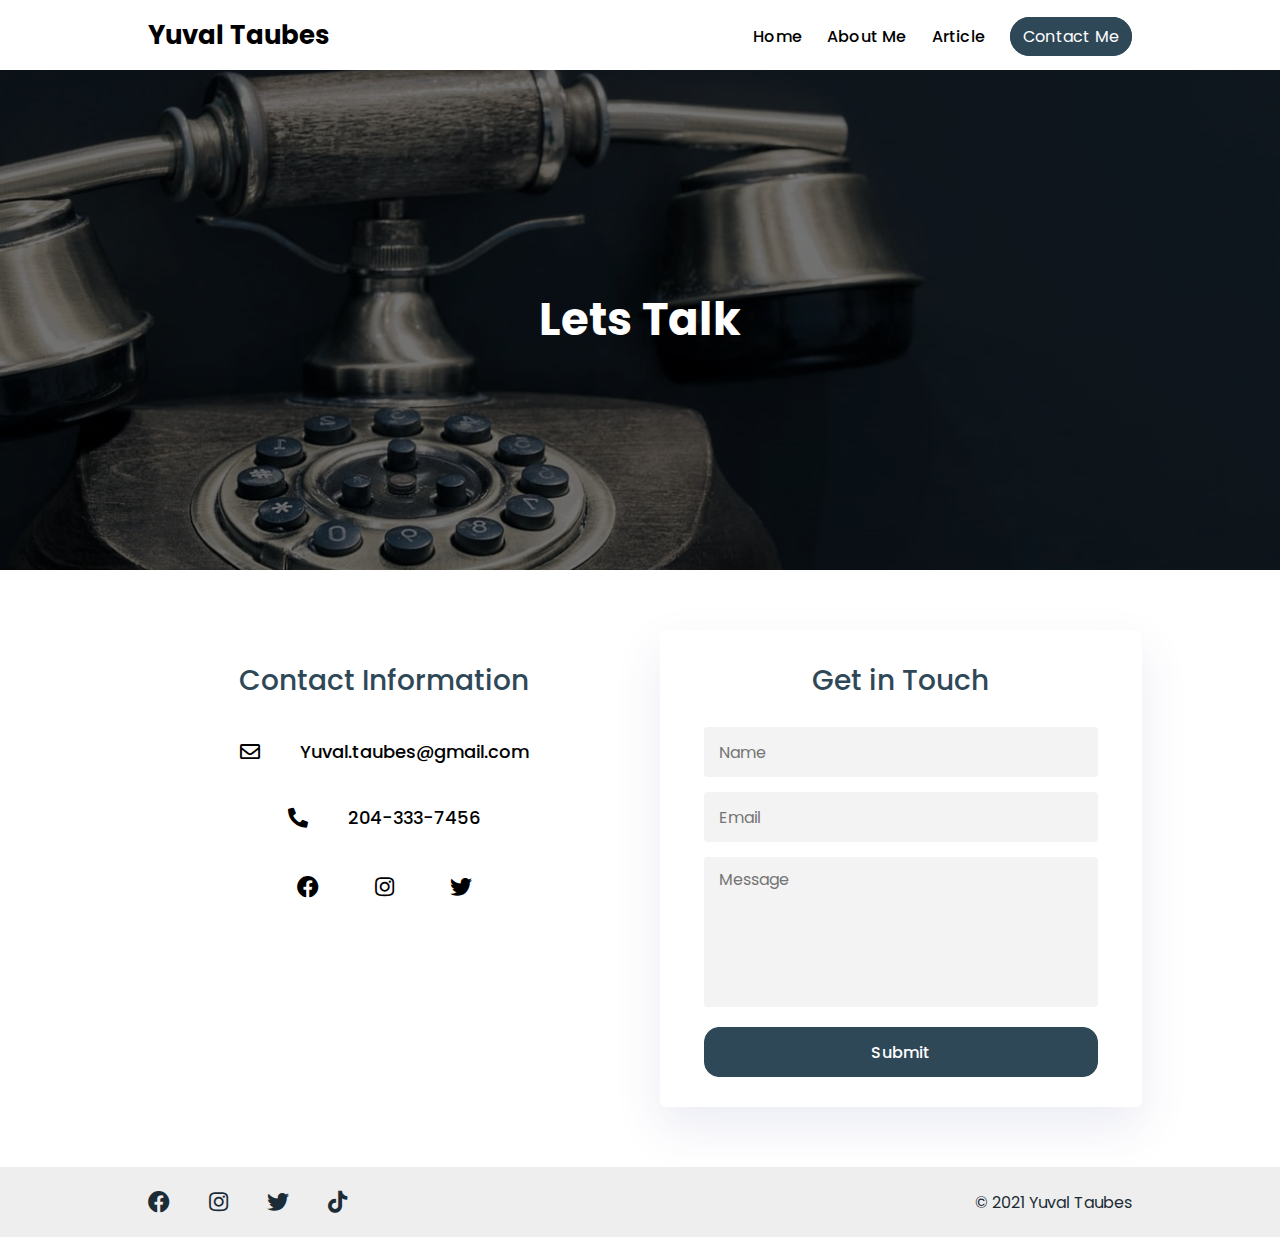
<file: Taubes_Yuval_Finalproject/contact-me.html>
<!DOCTYPE html>

<head>
  <meta charset="utf-8" />
  <!-- <meta http-equiv="X-UA-Compatible" content="IE=edge"> -->
  <meta name="viewport" content="width=device-width, initial-scale=1" />
  <meta name="description" content="Yuval Taubes portfolio" />
  <meta name="keywords" content="Web developer portfolio Yuval Taubes HTML CSS" lang="en" />
  <meta name="author" content="Yuval Taubes" />
  <meta name="robots" content="index, follow" />

  <title>Contact Me</title>

  <link rel="shortcut icon" href="assets/img/Uppercase_letter_Y.png" type="image/x-icon" />
  <link rel="stylesheet" href="assets/style/contact-me.css" media="all" />
  <link rel="preconnect" href="https://fonts.googleapis.com" />
  <link rel="preconnect" href="https://fonts.gstatic.com" crossorigin />
  <link href="https://fonts.googleapis.com/css2?family=Poppins:wght@300;400;500;700&display=swap" rel="stylesheet" />
  <link rel="stylesheet" href="https://cdnjs.cloudflare.com/ajax/libs/font-awesome/5.9.0/css/all.min.css">

</head>

<body>
  <div class="wrapper">

    <div class="container">

      <header>
        <div class="websitetitle">
          <h1>Yuval Taubes</h1>
        </div>

        <nav>
          <ul>
            <li><a href="index.html"> Home</a></li>
            <li><a href="about-me.html"> About Me</a></li>
            <li><a href="article.html"> Article</a></li>
            <li><a href="contact-me.html" class="contact-me"> Contact Me</a></li>
          </ul>
        </nav>

        <div class="mobile-nav">
          <p><i class="fas fa-bars" title="Menu"></i></p>
        </div>

      </header>
    </div>

    <div class="headerbanner ">
      <div class="overlay">
        <div class="container">
          <div class="headertext">
            <h2>Lets Talk</h2>
          </div>
        </div>
      </div>
    </div>

    <section>
      <div class="row-container row">

        <div class="col col-md-6">
          <div class=" col-content-ns">
            <div class="content">
              <div class="contact-info">
                <h2>Contact Information</h2>
                <div class="email">
                  <i class="far fa-envelope"></i>
                  <h4>Yuval.taubes@gmail.com</h4>
                </div>
                <div class="phone-num">
                  <i class="fas fa-phone-alt"></i>
                  <h4>204-333-7456</h4>
                </div>
                <div class="icon-holder">
                  <ul>
                    <li><a href="#" target="_blank"> <i class="fab fa-facebook"></i></a></li>
                    <li><a href="#" target="_blank"><i class="fab fa-instagram"></i></a></li>
                    <li><a href="#" target="_blank"> <i class="fab fa-twitter"></i></a></li>
                  </ul>
                </div>

              </div>
            </div>
          </div>
        </div>

        <div class="col col-md-6 ">
          <div class="col-content">
            <div class="content">
              <div class="form">

                <h2>Get in Touch</h2>
                <form method="POST" action="#" name="registration">
                  <input type="text" name="first_name" placeholder="Name" pattern="^[a-zA-Z]+$" required>

                  <input type="email" name="email" placeholder="Email" pattern="[a-z0-9._%+-]+@[a-z0-9.-]+\.[a-z]{2,4}$"
                    required>

                  <textarea id="message" placeholder="Message" maxlength="1000" rows="6" required></textarea>
                </form>

                <div>
                  <input type="Submit" value="Submit">
                </div>
                <!-- form div -->
              </div>
            </div>
          </div>
        </div>
      </div>
    </section>

    <footer>
      <div class="footer container">
        <ul>
          <li><a href="#" target="_blank"> <i class="fab fa-facebook"></i></a></li>
          <li><a href="#" target="_blank"><i class="fab fa-instagram"></i></a></li>
          <li><a href="#" target="_blank"> <i class="fab fa-twitter"></i></a></li>
          <li><a href="#" target="_blank"> <i class="fab fa-tiktok"></i></a></li>
        </ul>
        <p class="copyrighttext">&copy; 2021 Yuval Taubes</p>
      </div>
    </footer>
    <!-- wrapper div -->
  </div>
</body>

</html>
</file>
<file: map/assets/style/index.css>
@import "base.css";


/* - - - - - - - - - - - - - - - - - - - - - - - - - - - */
/*  main                                                */
/* - - - - - - - - - - - - - - - - - - - - - - - - - - - */

.row{
    width: 100%;
    display: flex;
    justify-content: center;


}
.col2, .col2-1{
    width: 100%;
    height: 200px;
    margin: 35px 0px;
}
.col2-1{
    display: flex;
    flex-direction: column;
    justify-content: space-between;
    height: calc(100vh - 210px);
}
.col2-1 div h2{
    font-weight: 400;
    font-size: 45px;
}
.col2-1 div p{
    margin-top: 20px;
}
.col2 + .col2{
    margin-left: 50px;
}

.shadow{
    margin: 0 auto;
    width: 80%;
    box-shadow: 0 20px 48px 0 rgba(59, 69, 152, 0.1);
    height: 200px;
}
/* - - - - - - - - - - - - - - - - - - - - - - - - - - - */
/*  map                                         */
/* - - - - - - - - - - - - - - - - - - - - - - - - - - - */
.map{
    width: 100%;
    height: calc(100vh - 210px);
    background-color: rebeccapurple;

    
}
</file>
<file: Taubes_Yuval_assignment_5/assets/style/index.css>
@import url(base.css);
/* -------------------------------------------------------- */

/* ---------------------- HEADER --------------------------- */

/* -------------------------------------------------------- */

header {
    min-width: 100%;
    background-color: #05a670;
    overflow: hidden;
}

header div {
    display: flex;
    justify-content: space-between;
    align-items: center;
}

.title {
    height: 60px;
}

.title h1 {
    font-size: 35px;
    font-weight: 550;
    color: white;
    line-height: 60px;
    letter-spacing: 0.5px;
}

nav {
    text-align: right;
    height: 60px;
    font-size: 100%;
    margin-right: 150px;
}

nav ul {
    list-style: none;
    font-size: 0;
}

nav ul li {
    display: inline;
    line-height: 60px;
    cursor: default;
    margin: 0px 15px 0px 0px;
}

nav ul li a {
    font-size: 17px;
    color: white;
    font-weight: 500;
    text-decoration: none;
    letter-spacing: 0.2px;
    text-transform: none;
    cursor: pointer;
}

nav ul li a:hover {
    text-decoration: underline;
}

nav ul li+li {
    margin-left: 10px;
}

.searchbar {
    height: 42px;
    width: 300px;
}

.searchbar form {
    height: 100%;
    width: 100%;
}

.searchbar form input {
    height: 100%;
    width: 100%;
    padding: 7px;
    border-radius: 25px;
    background-color: #088d60;
    background-size: 17px 17px;
    color: white;
}

.searchbar form input::placeholder {
    color: #afafaf;
}

/* -------------------------------------------------------- */

/* ---------------------- BODY --------------------------- */

/* -------------------------------------------------------- */

.textholder {
    width: 100%;
    margin-top: 50px;
}

table {
    border-collapse: separate;
    border-spacing: 0 15px;
    width: 100%;
}

table tr {
    box-shadow: 1px 2px #e0e0e0;
}

table tr:nth-child(1) {
    box-shadow: none;
}

table tr td {
    text-align: left;
    padding: 20px;
    background-color: white;
}

table tr th {
    text-align: left;
    padding: 20px 0px 0px 20px;
    font-weight: 500;
}

th:nth-child(1) {
    width: 8%;
}

th:nth-child(2) {
    width: 30%;
}

th:nth-child(3) {
    width: 15%;
}

th:nth-child(4) {
    width: 15%;
}

th:nth-child(5) {
    width: 15%;
}

th:nth-child(5) {
    width: 17%;
}

table tr td div {
    padding: 8px 10px 8px 10px;
    border-radius: 50px;
    font-size: 20px;
    text-align: center;
    font-weight: 300;
}

.letter1{
    color: #5aa3c7;
    background-color: #ddf3ff;
}

.letter2{
    color: #bb7d81;
    background-color: #ffebed;
}

.letter3{
    color:#86a371;
    background-color: #e8f6e9;
}

.letter4 {
    color: #868ec0;
    background-color: #e5e8fa;
}

.letter5 {
    color: #bda64c;
    background-color: #fff2df;
}

table tr td a {
    padding: 10px 15px 10px 15px;
    border-radius: 25px;
    background-color: #dfdfdf;
}
</file>
<file: Taubes_Yuval_Finalproject/assets/style/index.css>
@import "base.css";
@import "colomns.css";

.wrapper {
  height: 100vh;
  width: 100%;
  background-color: #71a0c1;
  background: white url(../img/planet.jpg) center center / cover no-repeat fixed;
}

/* ----------------------------------------- */
/* Header */
/* ----------------------------------------- */

.overlay {
  background: rgba(0, 0, 0, 0.55);
  overflow: hidden;
  height: 100%;
  z-index: 2;
}

header {
  display: flex;
  align-items: center;
  height: 70px;
  justify-content: space-between;
  min-width: 100%;
  overflow: hidden;
}
.websitetitle {
  color: white;
  font-size: 11px;
  font-weight: 300;
}
nav {
  font-size: 100%;
  align-items: center;
}
nav ul {
  list-style: none;
  font-size: 0;
  margin-top: 2px;
}
nav ul li {
  display: inline;
  /* line-height: 60px; */
  cursor: default;
}
nav ul li a {
  font-size: 16px;
  color: white;
  font-weight: 500;
  text-decoration: none;
  letter-spacing: 0.2px;
  text-transform: none;
  cursor: pointer;
  font-weight: 450;
}

nav ul li + li {
  margin-left: 25px;
}

.mobile-nav {
  overflow: hidden;
}
.mobile-nav p i {
  margin: 20px;
  font-size: 18px;
  color: white;
  text-decoration: none;
  cursor: pointer;
}

/* ----------------------------------------- */
/* Hero Banner */
/* ----------------------------------------- */

.herobanner {
  display: flex;
  align-items: center;
  justify-content: center;
  height: calc(100vh - 60px - 60px);
}

.herotext {
  text-align: center;
}
.herotext h2 {
  color: white;
  line-height: 90px;
  font-weight: 600;
  letter-spacing: 1px;
}
.herotext h3 {
  color: white;
  font-size: 20px;
  font-weight: 400;
}
.herotext button {
  font-size: 18px;
  color: white;
  font-weight: 500;
  text-decoration: none;
  letter-spacing: 0.2px;
  text-transform: none;
  cursor: pointer;
  background-color: #2f4858;
  border: 1.5px solid #2f4858;
  padding: 12px 17px;
  border-radius: 25px;
  margin-top: 12px;
}
button:hover {
  background-color: #2b4150;
  cursor: pointer;
}

.herofooter ul {
  list-style: none;
  text-align: center;
}
.herofooter ul li {
  display: inline;
  margin: 0px 20px 0px 20px;
}

.herofooter ul li a {
  color: white;
  font-size: 23px;
}
.icon-anim{
  animation: up-down 2.5s ease-in-out 1;
}
@keyframes up-down{
  0%, 50%, 100% {transform: translateY(0);}
  25% {transform: translateY(-15px);}
  75% {transform: translateY(-15px);}
}
/* ----------------------------------------- */
/* Body */
/* ----------------------------------------- */
.headingtext {
  display: flex;
  justify-content: center;
  align-items: flex-end;
  text-align: center;
  height: 100px;
  margin-top: 50px;
}
.headingtext h2 {
  font-size: 35px;
  font-weight: 400;
}
/* ----------------------------------------- */
/* ccolomns */
/* ----------------------------------------- */
.content h3 {
  font-size: 25px;
  font-weight: 500;
}

.content p {
  font-size: 18px;
  font-weight: 400;
  margin: 20px 0;
}
.content button {
  padding: 15px 20px;
  background-color: #2f4858;
  /* 22031F, 714955 */
  color: white;
  font-size: 18px;
  border-radius: 25px;
  font-weight: 500;
}
.content button:hover {
  background-color: #2b4150;
  cursor: pointer;
}

/* ----------------------------------------- */
/* Media queries */
/* ----------------------------------------- */
@media screen and (min-width: 320px) {
  .container,
  .row-container {
    width: 100%;
  }
  .row-reverse {
    flex-direction: column-reverse;
  }
  nav {
    display: none;
  }
  .mobile-nav {
    display: block;
  }
  .herotext h2 {
    font-size: 50px;
  }
}
@media screen and (min-width: 580px) {
  .container,
  .row-container {
    width: 100%;
  }
  .row-reverse {
    flex-direction: column-reverse;
  }
  nav {
    display: none;
  }
  .mobile-nav {
    display: block;
  }
  .herotext h2 {
    font-size: 65px;
  }
  .col-content img {
    margin-top: 30px;
  }
}

@media screen and (min-width: 768px) {
  .container,
  .row-container {
    width: 768px;
  }
  nav {
    display: block;
  }
  .mobile-nav {
    display: none;
  }
  .col-md-6 {
    flex: 0 0 50%;
    max-width: 50%;
  }
  .row-reverse {
    flex-direction: row;
  }
}
@media screen and (min-width: 1024px) {
  .container,
  .row-container {
    width: 1024px;
  }
  nav {
    display: block;
  }
  .mobile-nav {
    display: none;
  }
  .herotext h2 {
    font-size: 74px;
  }
}
</file>
<file: Webpage/assets/style/index.css>
@import "base.css";

body {
  background-color: white;
}
/* ----------------------------------------- */
/* colomn */
/* ----------------------------------------- */

/* ----------------------------------------- */
/* Header */
/* ----------------------------------------- */

header {
  display: flex;
  align-items: center;
  height: 70px;
  justify-content: space-between;
  min-width: 100%;
  overflow: hidden;
  background-color: transparent;
}
.websitetitle {
  color: black;
  font-size: 13px;
  font-weight: 400;
}
nav {
  font-size: 100%;
  align-items: center;
}
nav ul {
  list-style: none;
  font-size: 0;
  margin-top: 2px;
}
nav ul li {
  display: inline;
  /* line-height: 60px; */
  cursor: default;
}
nav ul li a {
  font-size: 16px;
  color: black;
  font-weight: 500;
  text-decoration: none;
  letter-spacing: 0.2px;
  text-transform: none;
  cursor: pointer;
  font-weight: 450;
}
nav ul li + li {
  margin-left: 25px;
}

.mobile-nav {
  overflow: hidden;
}
.mobile-nav p i {
  margin: 20px;
  font-size: 18px;
  color: black;
  text-decoration: none;
  cursor: pointer;
}

/* ----------------------------------------- */
/* body */
/* ----------------------------------------- */

.headerbanner {
  background: white url(../img/sphere.jpg) center center / cover no-repeat
    fixed;
  display: flex;
  align-items: center;
  justify-content: center;
  height: 600px;
}
.overlay {
  background: rgba(0, 0, 0, 0.55);
  overflow: hidden;
  height: 100%;
  z-index: 2;
  width: 100%;
  display: flex;
  align-items: center;
  justify-content: center;
}
.headertext {
  text-align: center;
}
.headertext h2 {
  font-size: 45px;
  color: white;
}

.text-align {
  width: 90%;
  margin: 0 auto;
}
.text-align h2 {
  margin: 90px 0 50px 0;
  text-align: center;
  font-size: 30px;
}
.text-align h4 {
  text-align: left;
  margin-top: 70px;
  font-size: 22px;
  font-weight: 500;
}
.text-align p {
  margin-top: 20px;
}

.img-container {
  width: 100%;
  display: flex;
  align-items: center;
  justify-content: center;
  flex-direction: column;
  margin: 50px 0;
}
.img-container img {
  width: 70%;
}
.img-container p {
  font-style: italic;
  margin-bottom: 20px;
}
.authors-note p{
  font-weight: 600;
}
.authors-note p + p{
  margin-top: 5px;
}

/* ----------------------------------------- */
/* Media Queries */
/* ----------------------------------------- */

@media screen and (min-width: 320px) {
  .container,
  .row-container {
    width: 100%;
  }
  nav {
    display: none;
  }
  .mobile-nav {
    display: block;
  }
}
@media screen and (min-width: 480px) {
  .content p {
    font-size: 17px;
  }
}
@media screen and (min-width: 580px) {
  .container,
  .row-container {
    width: 100%;
  }
  nav {
    display: none;
  }
  .mobile-nav {
    display: block;
  }
}
@media screen and (min-width: 630px) {
  .col-md-6 {
    flex: 0 0 50%;
    max-width: 50%;
  }
  .col-md-4{
    flex: 0 0 33.3333333%;
    max-width: 33.333333333%;
  }
  .row-reverse {
    flex-direction: row;
  }
  .content p {
    font-size: 18px;
  }
  .col + .col {
    padding-left: 0px;
  }
}
@media screen and (min-width: 768px) {
  .container,
  .row-container {
    width: 768px;
  }
  nav {
    display: block;
  }
  .mobile-nav {
    display: none;
  }
  .content p {
    font-size: 20px;
  }

}
@media screen and (min-width: 1024px) {
  .container,
  .row-container {
    width: 1024px;
  }
  nav {
    display: block;
  }
  .mobile-nav {
    display: none;
  }
}
</file>
<file: fetch-api/finalproject/assets/style/index.css>
@import "base.css";

body{
    /* background-color: #94D2BD; */
    background-color: #2A2631;
    
}

/* -------------------------------------------------------- */
/* ---------------------- input --------------------------- */
/* -------------------------------------------------------- */

.button { 
    width:60%;
    height: 50px;
    border-radius: 10px;
    font-size: 18px;
    color: #fff;
    background-color:#EE9B00;
    cursor: pointer;
    box-shadow: 0 20px 48px 0 rgba(0, 0, 0, 0.1);
}

.button:hover{
    background-color: #da8d00;
}


.validation{
    margin: 0 auto;
    text-align: center;
    height: 18px;
}
.validation p{
    font-size: 18px;
    color: #ff3333;
    line-height: 18px;
}

.contact-text{
    color: white;
    font-size: 18px;
    line-height: 30px;
    font-weight: 300;
}
.shadow{
    margin: 0 auto;
    width: 80%;
    box-shadow: 0 20px 48px 0 rgba(59, 69, 152, 0.1);
    height: 200px;
}
input{
    width: 100%;
    height: 50px;
    background-color: #000000 ;
    color: #A2A2A2;
    padding: 0 15px;
    font-size: 18px;
    border-radius: 10px;
    box-shadow: 0 20px 48px 0 rgba(170, 169, 169, 0.1);
    margin-top: 5px;
    border: 1px solid #2A2630;
    
}
input[type=submit]{
    background-color: #286FF2;
    color: white;
    margin-top: 15px;
}
#button{
    width: 100%;
    height: 50px;
    background-color: #000000 ;
    color: #A2A2A2;
    padding: 0 15px;
    font-size: 18px;
    border-radius: 10px;
    box-shadow: 0 20px 48px 0 rgba(170, 169, 169, 0.1);
    margin-top: 5px;
    border: 1px solid #2A2630;
    background-color: #286FF2;
    color: white;
    margin-top: 15px;
}
input[type=checkbox]{
    height: 20px;
    width: 20px;
    margin-right: 10px;
    margin-top: 0px;
}
label{
    color: white;
}
.back-image{
    width: 100%;
    height: 100vh;
    display: flex;
    align-items: center;
    justify-content: center;
}
.row{
    width: 100%;
    height: calc(100vh - 100px);
    border-radius: 10px;
    display: flex;
    align-items: center;
    justify-content: center;
    padding: 10px;

}
.col2{
    background-color: #171319;
    width: 100%;
    height: 100%;
    border-radius: 10px;
    display: flex;
    flex-direction: column;
    justify-content: center;
    align-items: center;
    text-align: center;

}
.col2 h2{
    color: white;
    font-size: 40px;
}
.col2 p{
    color: white;
    font: 15px;
}
.col2 + .col2{
    margin-left: 20px;
}
.col2-img{

}
.col2 img{
    width: 100%;
    height: 100%;
    border-radius: 10px;
}
form{
    width: 60%;
    margin-top: 40px;
}
form div{
    display: flex;
    width: 100%;
    justify-content: center;
    align-items: center;
    height: 40px;
    margin-top: 15px;
}
#error{
    color: #ff0033;
    font-size: 15px;
}
.error-div{
    height: 15px;
    margin-top: 15px;
}
</file>
<file: fetch-api/assignments/assignment1/assets/style/index.css>
@import "base.css";

body{
    /* background-color: #94D2BD; */
    background-color: #202126;
    
}
/* -------------------------------------------------------- */
/* ---------------------- input --------------------------- */
/* -------------------------------------------------------- */
.input {
    width: 85%;
    height: 50px;
    background-color: #37383D;
    padding: 0 15px;
    font-size: 18px;
    margin-right: 15px;
    border-radius: 10px;
    box-shadow: 0 20px 48px 0 rgba(0, 0, 0, 0.1);
    color: white;
}
.button { 
    width:60%;
    height: 50px;
    border-radius: 10px;
    font-size: 18px;
    color: #fff;
    background-color:#EE9B00;
    cursor: pointer;
    box-shadow: 0 20px 48px 0 rgba(0, 0, 0, 0.1);
}

.button:hover{
    background-color: #da8d00;
}
.flexContainer{
    margin: 50px auto;
    width: 60%;
    display: flex;
    align-items: center;
    justify-content: center;
    margin-bottom: 20px;
}

.validation{
    margin: 0 auto;
    text-align: center;
    height: 18px;
}
.validation p{
    font-size: 18px;
    color: #ff3333;
    line-height: 18px;
}
.contact-info{
    margin: 10px;
    background-color: #37383D;
    border-radius: 10px;
    padding: 20px;
    box-shadow: 0 20px 48px 0 rgba(0, 0, 0, .1);
    border: 1px solid #37383D;

}
.contact-info:hover{
    border: 1px solid #ff3333;
}
.grid-container{
    
    margin: 0 auto;
    margin-top: 10px;
    width: 100%;
    display: grid;
    grid-template-columns: 1fr 1fr 1fr;
}
.contact-text{
    color: white;
    font-size: 18px;
    line-height: 30px;
    font-weight: 300;
}
</file>
<file: fetch-api/assignments/TaubesYuval_GeolocationMap/assets/style/index.css>
@import "base.css";


/* - - - - - - - - - - - - - - - - - - - - - - - - - - - */
/*  main                                                */
/* - - - - - - - - - - - - - - - - - - - - - - - - - - - */
.wrapper {
    height: 100vh;
    width: 100%;
    background-color: #71a0c1;
    background: white url(../img/chuttersnap-hmWcrTxvAk0-unsplash.jpg) center center / cover no-repeat fixed;
  }
  .herobanner {
    display: flex;
    align-items: center;
    justify-content: center;
    height: calc(100vh - 60px);
  }
  .overlay {
    background: rgba(0, 0, 0, 0.55);
    overflow: hidden;
    height: 100%;
    z-index: 2;
  }
  .herotext {
    text-align: center;
  }
  .herotext h2 {
    color: white;
    line-height: 90px;
    font-weight: 600;
    letter-spacing: 1px;
    font-size: 70px;
  }
  .herotext h3 {
    color: white;
    font-size: 30px;
    font-weight: 400;
  }

body{

}
.row{
    width: 100%;
    display: flex;
    height: 100vh;

}
.col2, .col2-1{
    width: 100%;
    height: 200px;
    margin: 35px 0px;
}
.col2-1{
    display: flex;
    flex-direction: column;
    justify-content: space-between;
    height: calc(100vh - 70px);

}
.col2-1 div h2{
    font-weight: 400;
    font-size: 60px;
}
.col2-1 div p{
    margin-top: 20px;
}
.col2 + .col2{
    margin-left: 50px;
}

.shadow{
    margin: 0 auto;
    width: 80%;
    box-shadow: 0 20px 48px 0 rgba(59, 69, 152, 0.1);
    height: 200px;
}
/* - - - - - - - - - - - - - - - - - - - - - - - - - - - */
/*  map                                         */
/* - - - - - - - - - - - - - - - - - - - - - - - - - - - */
.map{
    width: 100%;
    height: calc(100vh - 70px);
    background-color: #286FF2;

    
}
form{
    width: 70%;
    display: flex;
    align-items: flex-start;
    justify-content: start;
    flex-direction: column;
    text-align: center;
    
}
input{
    width: 100%;
    height: 50px;
    background-color: #F9FBFC ;
    padding: 0 15px;
    font-size: 18px;
    margin-right: 15px;
    border-radius: 10px;
    box-shadow: 0 20px 48px 0 rgba(170, 169, 169, 0.1);
    color: black;
    margin-top: 10px;
    border: 1px solid #cccccc;
}
input[type=submit]{
    background-color: #286FF2;
    color: white;
}
.space{
    width: 40%;
}
.row + .row{
    margin-bottom: 50px;
    margin-top: 50px;
}
.signup{
    font-size: 35px !important;
}
</file>
<file: game/1-game/upload to github/assets/style/index.css>
@import "base.css";

.main-container {
  height: 100vh;
  background: url("..//media/main-background.png") center center / cover
    no-repeat fixed;
}
.div {
  position: absolute;
  transform: translate(-50%, -50%);
  height: 35px;
  width: 35px;
  border-radius: 50%;
  border: 2px solid black;
}

/* Score Board */
.score-center{
  padding-top: 40px;
  padding-left: 40px;
}
.score{
  width: 250px;
  height: 250px;
  text-align: center;
  background-color: rgba(135, 206, 250, 0.8);
}

.score h1{
  padding-top: 30px;
  padding-bottom: 30px;
  font-size: 40px;
}

#score-text{
  font-size: 40px;
}

/* Modal */

.modal {
  position: fixed;
  z-index: 1;
  left: 0;
  top: 0;
  width: 100%;
  height: 100%;
  overflow: auto;
  background-color: rgb(0, 0, 0);
  background-color: rgba(0, 0, 0, 0.4);
  display: flex;
  justify-content: center;
  align-items: center;
  display: flex;
}

.modal-content {
  background-color: #fefefe;
  padding: 20px;
  border: 1px solid #888;
  width: 40%;
  max-width: 500px;
  height: 65%;
  max-height: 300px;
  background-color: rgb(53, 54, 58);
  margin-bottom: 100px;
}

.game-info{
  text-align: center;
  color: white;
  font-size: 18px;
}

.game-info p {
  padding-top: 20px;
  letter-spacing: .5px;
}

.button-center {
  width: 100%;
  height: 100%;
}

#form {
  width: 100%;
  display: flex;
  justify-content: center;
  align-items: center;
  padding-top: 40px;
}

.start-game {
  width: 70%;
  height: 50px;
  background-color: rgba(135, 206, 250, 1);
  color: black;
  font-size: 24px;
  font-weight: 700;
  border-radius: 10px;
  cursor: pointer;
}

.start-game:hover{
  background-color: rgba(135, 206, 250, 0.9);
}

/* Modal 2 */

.modal-2 {
  position: fixed;
  z-index: 1;
  left: 0;
  top: 0;
  width: 100%;
  height: 100%;
  overflow: auto;
  background-color: rgb(0, 0, 0);
  background-color: rgba(0, 0, 0, 0.4);
  display: flex;
  justify-content: center;
  align-items: center;
  display: none;
}

.play-again {
  width: 70%;
  height: 50px;
  background-color: rgba(135, 206, 250, 1);
  color: black;
  font-size: 24px;
  font-weight: 700;
  border-radius: 10px;
  cursor: pointer;
}

.play-again:hover{
  background-color: rgba(135, 206, 250, 0.9);
}

.game-info-2 h1{
  text-align: center;
  color: red;
  font-size: 18px;
  font-size: 40px;
}

.game-info-2 p {
  padding-top: 20px;
  letter-spacing: .5px;
  color: white;
  font-size: 18px;
  text-align: center;
}
canvas{
  width: 100vw;
  height: 100vh;
  image-rendering: pixelated;
  margin-top: -450px;
  display: none;
}
#userShip{
  position:absolute;
  transform:translate(-50%,0%);
  bottom: 0%;
  height:400px;
  width:400px;
}
#userShip img{
  width: 100%;
  height: 100%;
}
</file>
<file: Taubes_Yuval_Finalproject/assets/style/article.css>
@import "base.css";
@import "colomns.css";

body {
  background-color: white;
}
/* ----------------------------------------- */
/* colomn */
/* ----------------------------------------- */

/* ----------------------------------------- */
/* Header */
/* ----------------------------------------- */

header {
  display: flex;
  align-items: center;
  height: 70px;
  justify-content: space-between;
  min-width: 100%;
  overflow: hidden;
  background-color: transparent;
}
.websitetitle {
  color: black;
  font-size: 13px;
  font-weight: 400;
}
nav {
  font-size: 100%;
  align-items: center;
}
nav ul {
  list-style: none;
  font-size: 0;
  margin-top: 2px;
}
nav ul li {
  display: inline;
  /* line-height: 60px; */
  cursor: default;
}
nav ul li a {
  font-size: 16px;
  color: black;
  font-weight: 500;
  text-decoration: none;
  letter-spacing: 0.2px;
  text-transform: none;
  cursor: pointer;
  font-weight: 450;
}
nav ul li + li {
  margin-left: 25px;
}

.mobile-nav {
  overflow: hidden;
}
.mobile-nav p i {
  margin: 20px;
  font-size: 18px;
  color: black;
  text-decoration: none;
  cursor: pointer;
}

/* ----------------------------------------- */
/* body */
/* ----------------------------------------- */

.headerbanner {
  background: white url(../img/Newspaper.jpg) center center / cover no-repeat
    fixed;
  display: flex;
  align-items: center;
  justify-content: center;
  height: 500px;
}
.overlay {
  background: rgba(0, 0, 0, 0.55);
  overflow: hidden;
  height: 100%;
  z-index: 2;
  width: 100%;
  display: flex;
  align-items: center;
  justify-content: center;
}
.headertext {
  text-align: center;
}
.headertext h2 {
  font-size: 45px;
  color: white;
}
/* .headertext button{
    padding: 18px 20px;
    background-color: #2F4858; 
    22031F, 714955 
    color: white;
    font-size: 20px;
    border-radius: 25px;
    margin-top: 15px;
    font-weight: 500;
} */
.text-align {
  width: 90%;
  margin: 0 auto;
}
.text-align h2 {
  margin: 90px 0 50px 0;
  text-align: center;
  font-size: 30px;
}
.text-align h4 {
  text-align: left;
  margin-top: 70px;
  font-size: 22px;
  font-weight: 500;
}
.text-align p {
  margin-top: 20px;
}

.img-container {
  width: 100%;
  display: flex;
  align-items: center;
  justify-content: center;
  flex-direction: column;
  margin: 50px 0;
}
.img-container img {
  width: 70%;
}
.img-container p {
  font-style: italic;
  margin-bottom: 20px;
}

/* ----------------------------------------- */
/* Media Queries */
/* ----------------------------------------- */

@media screen and (min-width: 320px) {
  .container,
  .row-container {
    width: 100%;
  }
  nav {
    display: none;
  }
  .mobile-nav {
    display: block;
  }
}
@media screen and (min-width: 480px) {
  .row-reverse {
    flex-direction: column-reverse;
  }
  .content p {
    font-size: 17px;
  }
}
@media screen and (min-width: 580px) {
  .container,
  .row-container {
    width: 100%;
  }
  nav {
    display: none;
  }
  .mobile-nav {
    display: block;
  }
}
@media screen and (min-width: 630px) {
  .col-md-6 {
    flex: 0 0 50%;
    max-width: 50%;
  }
  .row-reverse {
    flex-direction: row;
  }
  .content p {
    font-size: 18px;
  }
  .col + .col {
    padding-left: 0px;
  }
}
@media screen and (min-width: 768px) {
  .container,
  .row-container {
    width: 768px;
  }
  nav {
    display: block;
  }
  .mobile-nav {
    display: none;
  }
  .content p {
    font-size: 20px;
  }
  .col + .col {
    padding-left: 50px;
  }
}
@media screen and (min-width: 1024px) {
  .container,
  .row-container {
    width: 1024px;
  }
  nav {
    display: block;
  }
  .mobile-nav {
    display: none;
  }
}
</file>
<file: Taubes_Yuval_Finalproject/assets/style/contact-me.css>
@import "base.css";
@import "colomns.css";

body {
  background-color: white;
}
.col-content {
  box-shadow: 0 20px 48px 0 rgba(59, 69, 152, 0.1);
  width: 100%;
  display: flex;
  justify-content: center;
}
.col-content-ns {
  position: relative;
  display: flex;
  flex-direction: column;
  border-radius: 6px;
  height: 100%;
}
.content {
  display: flex;
  justify-content: center;
}
.row {
  align-items: flex-start;
}
/* ----------------------------------------- */
/* Header */
/* ----------------------------------------- */

header {
  display: flex;
  align-items: center;
  height: 70px;
  justify-content: space-between;
  min-width: 100%;
  overflow: hidden;
}
.websitetitle {
  color: black;
  font-size: 13px;
  font-weight: 400;
}
nav {
  font-size: 100%;
  align-items: center;
}
nav ul {
  list-style: none;
  font-size: 0;
  margin-top: 2px;
}
nav ul li {
  display: inline;
  /* line-height: 60px; */
  cursor: default;
}
nav ul li a {
  font-size: 16px;
  color: black;
  font-weight: 500;
  text-decoration: none;
  letter-spacing: 0.2px;
  text-transform: none;
  cursor: pointer;
  font-weight: 450;
}

nav ul li + li {
  margin-left: 25px;
}

.mobile-nav {
  overflow: hidden;
}
.mobile-nav p i {
  margin: 20px;
  font-size: 18px;
  color: black;
  text-decoration: none;
  cursor: pointer;
}

/* ----------------------------------------- */
/* Form */
/* ----------------------------------------- */
.form-container {
  display: flex;
  justify-content: center;
  width: 100%;
}
.form {
  padding: 20px;
  text-align: center;
  width: 90%;
  background-color: white;
  border-radius: 10px;
  margin: 10px 0;
}
.form h2 {
  font-size: 28px;
  font-weight: 500;
  color: #2f4858;
}
.form p {
  font-size: 15px;
  color: #888888;
  margin-top: 15px;
}

form {
  margin-top: 15px;
  width: 100%;
  font-size: 0;
}

input {
  width: 100%;
  height: 50px;
  padding: 0 15px;
  background-color: #f3f3f3;
  border-radius: 4px;
  font-size: 16px;
  font-weight: 400;
  color: black;
  transition: border-color 0.25s ease-in-out;
  margin-top: 10px;
}

form input + input {
  margin-top: 15px;
}

input:focus {
  border: 1.5px solid #2f4858;
}
.buttons {
  text-align: right;
}
input[type="submit"] {
  width: 100%;
  height: 50px;
  text-align: center;
  border-color: #ffff;
  background-color: #2f4858;
  border: 1px solid #2f4858;
  font-weight: 500;
  letter-spacing: 0.2px;
  color: #2f4858;
  cursor: pointer;
  color: white;
  border-radius: 15px;
  margin-top: 20px;
}
input[type="submit"]:hover {
  background-color: #2b4150;
}

input[type="text"]:valid,
input[type="email"]:valid {
  background: #fff url(../img/checkmark-48.png) no-repeat 97% center;
  background-size: 12px 12px;
  border: 1px solid #2f4858;
}

textarea:valid {
  background: #fff url(../img/checkmark-48.png) no-repeat 97% center;
  background-size: 12px 12px;
  border: 1px solid #2f4858;
}

textarea {
  width: 100%;
  height: 150px;
  padding: 10px 15px;
  margin-top: 15px;
  background-color: #f3f3f3;
  border-radius: 4px;
  font-size: 16px;
  font-weight: 400;
  color: black;
  transition: border-color 0.25s ease-in-out;
  resize: none;
  overflow: auto;
}
textarea:focus {
  border: 1.5px solid #2f4858;
}
/* ----------------------------------------- */
/* Body */
/* ----------------------------------------- */
.headerbanner {
  background: white url(../img/Typewriter.jpg) center center / cover no-repeat
    fixed;
  display: flex;
  align-items: center;
  justify-content: center;
  height: 500px;
  z-index: 1;
}
.overlay {
  background: rgba(0, 0, 0, 0.55);
  overflow: hidden;
  height: 100%;
  z-index: 2;
  width: 100%;
  display: flex;
  align-items: center;
  justify-content: center;
}
.headertext {
  text-align: center;
}
.headertext h2 {
  font-size: 45px;
  color: white;
}

.contact-info {
  width: 100%;
  text-align: center;
  padding-top: 20px;
  margin: 10px 0 30px 0;
}
.contact-info h2 {
  font-size: 28px;
  font-weight: 500;
  color: #2f4858;
}
.email {
  display: flex;
  justify-content: center;
  align-items: center;
  height: 15%;
  margin-top: 32px;
}
.email h4,
.phone-num h4 {
  font-weight: 500;
  font-size: 18px;
  margin-left: 40px;
}
.email i,
.phone-num i {
  font-size: 20px;
}
.phone-num {
  display: flex;
  justify-content: center;
  align-items: center;
  margin-top: 35px;
}
.icon-holder {
  display: flex;
  justify-content: center;
  align-items: center;
  width: 100%;
  margin-top: 40px;
}

.icon-holder ul li {
  display: inline;
}
.icon-holder ul li a {
  color: black;
  text-decoration: none;
  font-size: 22px;

  padding: 10px 15px 10px 15px;
  border: 0.1rem solid rgba(255, 255, 255, 0.3);
  transition: border 0.25s ease-in-out;
  border-radius: 5rem;
}
.icon-holder ul li + li {
  margin-left: 20px;
}
.icon-holder ul li a:hover {
  color: black;
  border: 0.1rem solid #2f4858;
}

/* ----------------------------------------- */
/* Media queries */
/* ----------------------------------------- */
@media screen and (min-width: 320px) {
  .container,
  .row-container {
    width: 100%;
  }
  nav {
    display: none;
  }
  .mobile-nav {
    display: block;
  }
}
@media screen and (min-width: 580px) {
  .container,
  .row-container {
    width: 100%;
  }
  nav {
    display: none;
  }
  .mobile-nav {
    display: block;
  }
}

@media screen and (min-width: 680px) {
  .col-md-6 {
    flex: 0 0 50%;
    max-width: 50%;
  }
}

@media screen and (min-width: 768px) {
  .container,
  .row-container {
    width: 768px;
  }
  nav {
    display: block;
  }
  .mobile-nav {
    display: none;
  }
}
@media screen and (min-width: 1024px) {
  .container,
  .row-container {
    width: 1024px;
  }
  nav {
    display: block;
  }
  .mobile-nav {
    display: none;
  }
}
</file>
